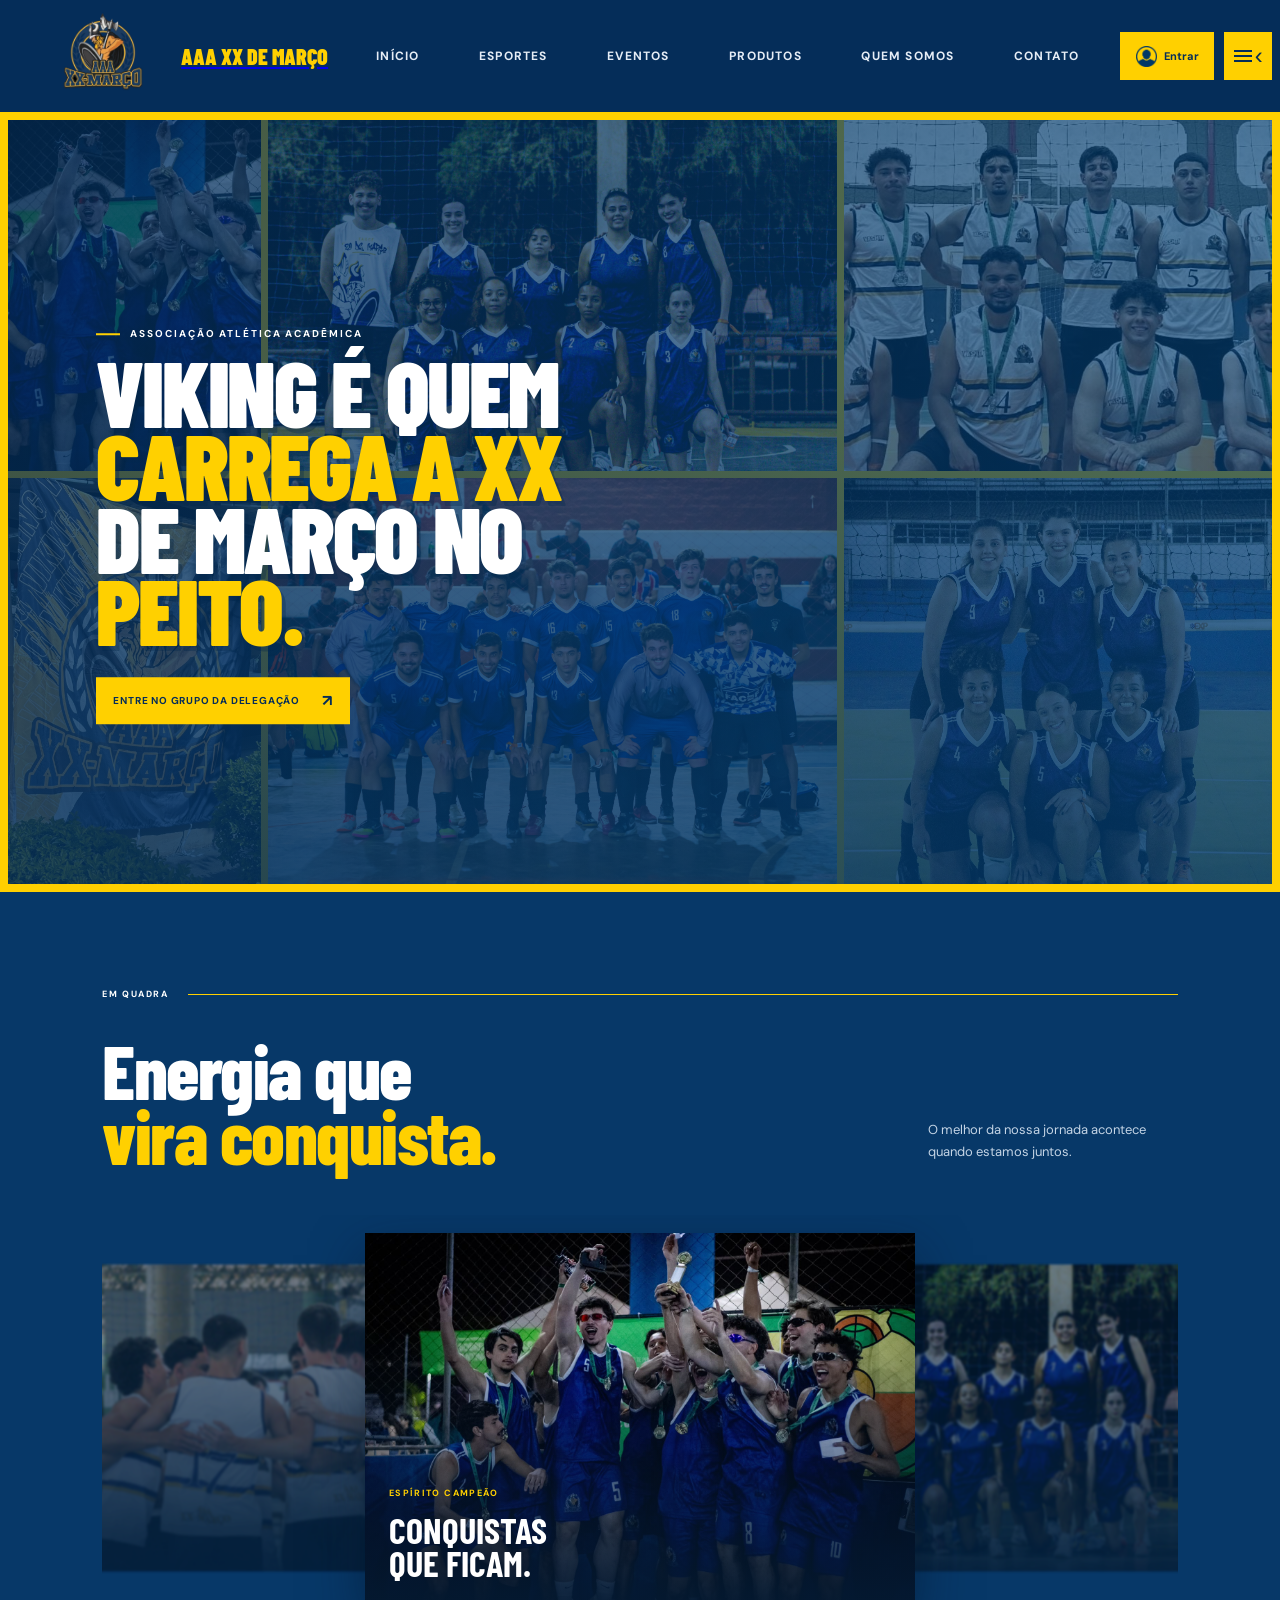
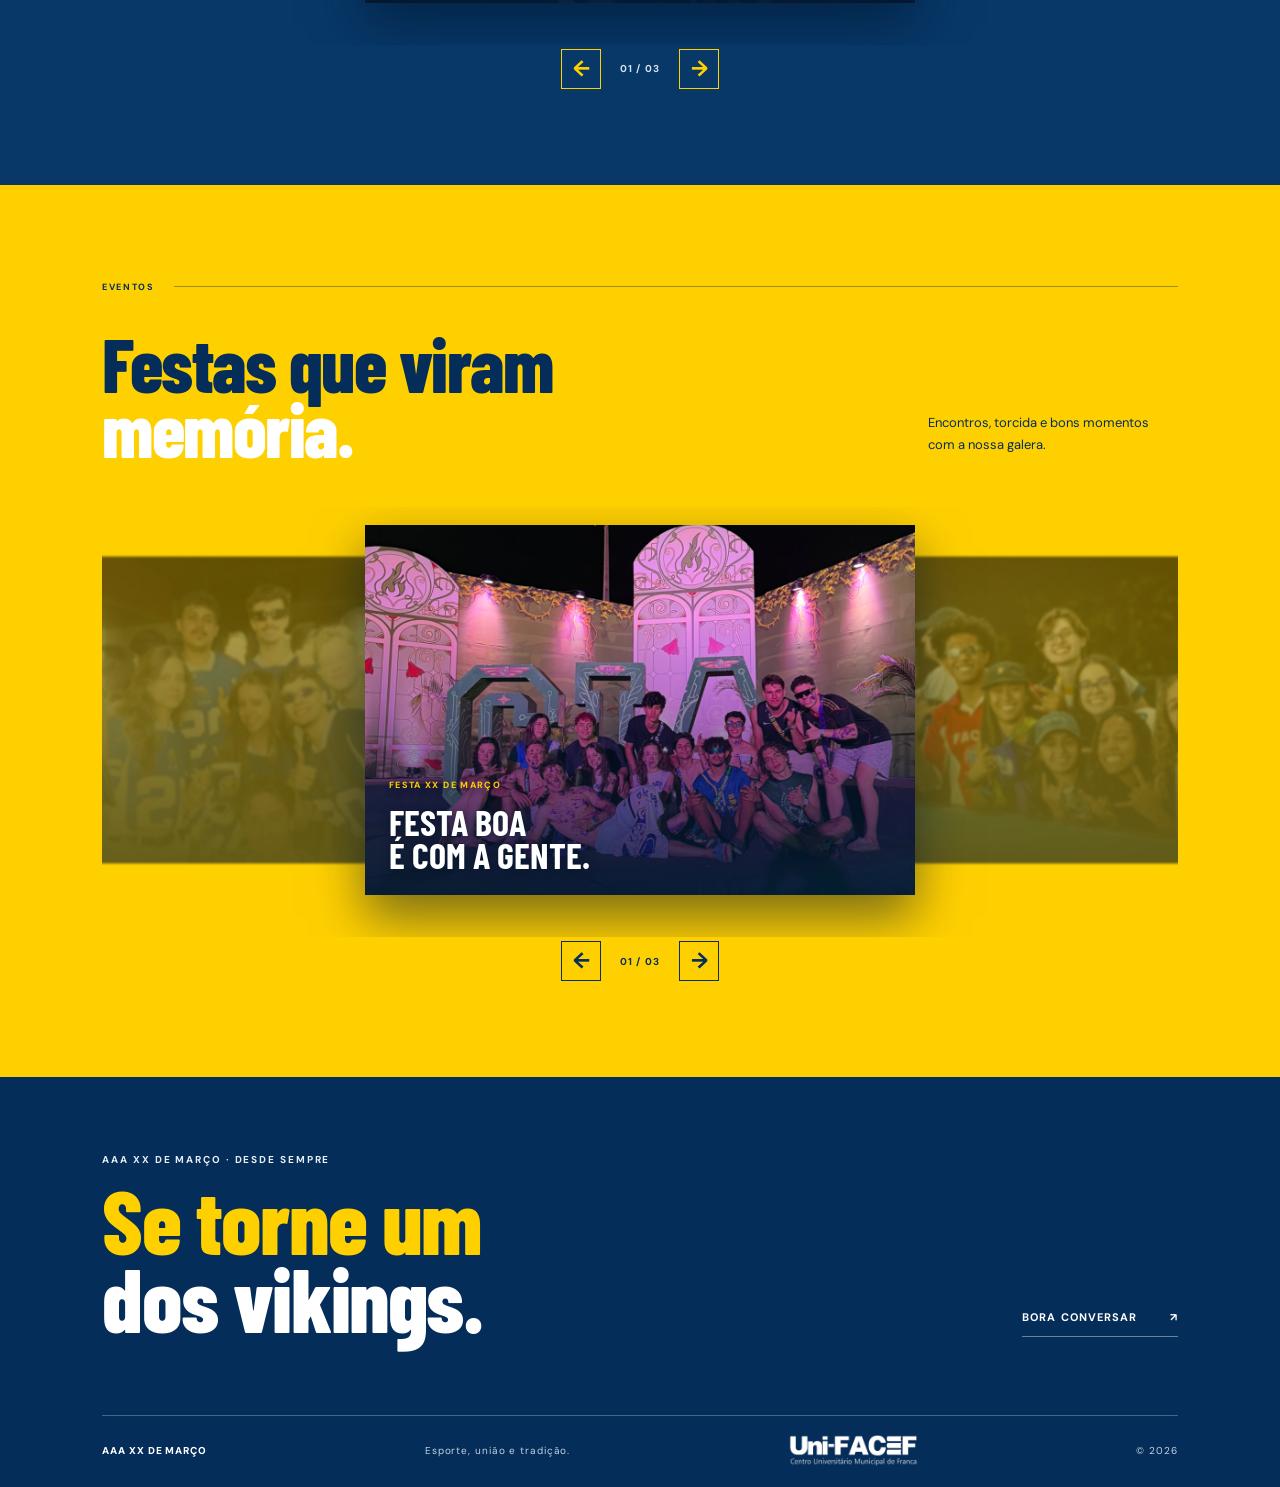
<file: index.html>
<!doctype html>
<html lang="pt-BR">
<head>
  <meta charset="utf-8">
  <meta name="viewport" content="width=device-width, initial-scale=1">
  <meta name="theme-color" content="#06366b">
  <link rel="icon" type="image/png" href="assets/images/escudo.png">
  <meta name="description" content="Associação Atlética Acadêmica XX DE MARÇO — esporte, união e conquistas." />
  <title>AAA XX DE MARÇO | Esporte e tradição</title>
  <link rel="preconnect" href="https://fonts.googleapis.com">
  <link rel="preconnect" href="https://fonts.gstatic.com" crossorigin>
  <link href="https://fonts.googleapis.com/css2?family=Barlow+Condensed:wght@500;600;700;800;900&family=DM+Sans:wght@400;500;600;700&display=swap" rel="stylesheet">
  <link rel="stylesheet" href="styles/styles.css?v=20261112-5">
  <link rel="stylesheet" href="styles/game.css?v=20261112-1">
</head>
<body>
  <div class="site-shell">
    <header class="site-header" id="inicio">
      <a class="brand" href="#inicio" aria-label="AAA XX DE MARÇO — início"><img src="assets/images/escudo.png" alt="Escudo da AAA XX DE MARÇO"><span class="brand-title"><img class="brand-axe" src="assets/images/machado-nav.png" alt="" aria-hidden="true">AAA XX DE MARÇO</span></a>
      <nav class="main-nav" aria-label="Navegação principal">
        <a class="nav-link active" href="#inicio">Início</a>
        <a class="nav-link" href="#em-quadra">Esportes</a>
        <a class="nav-link" href="eventos.html">Eventos</a>
        <a class="nav-link" href="produtos.html">Produtos</a>
        <a class="nav-link" href="quem-somos.html">Quem somos</a>
        <a class="nav-link" href="#contato">Contato</a>
        <img class="nav-axe" src="assets/images/machado-nav.png" alt="" aria-hidden="true">
      </nav>
      <div class="header-actions">
        <button class="login-button" type="button" data-login-button aria-label="Entrar na Área do Atleta">
          <img class="login-icon" src="assets/images/image-removebg-preview%20(1).png" alt="" aria-hidden="true"><span data-login-label>Entrar</span>
        </button>
        <div class="user-greeting" data-user-greeting hidden><img class="login-icon" src="assets/images/image-removebg-preview%20(1).png" alt="" aria-hidden="true"><span data-user-name></span></div>
        <button class="menu-toggle" type="button" aria-label="Abrir menu da conta" aria-expanded="false" aria-controls="account-menu">
          <span class="menu-lines"><i></i><i></i><i></i></span><span class="menu-arrow">‹</span>
        </button>
      </div>
    </header>

    <main>
      <section class="hero" aria-label="Destaques da AAA XX DE MARÇO">
        <div class="photo-grid">
          <figure class="photo photo-one"><img src="assets/images/conquista.jpeg" alt="Atletas comemorando uma conquista"></figure>
          <figure class="photo photo-two"><img src="assets/images/bandeira.jpeg" alt="Bandeira da AAA XX DE MARÇO"></figure>
          <figure class="photo photo-three"><img src="assets/images/time-feminino.jpeg" alt="Equipe feminina reunida na quadra"></figure>
          <figure class="photo photo-four"><img src="assets/images/time-basquete.jpeg" alt="Equipe de basquete com medalhas"></figure>
          <figure class="photo photo-five"><img src="assets/images/equipe-quadra-completa.jpeg" alt="Equipe masculina reunida na quadra"></figure>
          <figure class="photo photo-six"><img src="assets/images/equipe-feminina-volei.jpeg" alt="Equipe feminina de vôlei reunida na quadra"></figure>
        </div>
        <div class="hero-shade"></div>
        <div class="hero-copy"><p class="eyebrow"><span></span> ASSOCIAÇÃO ATLÉTICA ACADÊMICA</p><h1><button class="hero-viking-word" type="button" data-game-open aria-haspopup="dialog" aria-controls="viking-game" aria-label="Abrir jogo do Viking">VIKING</button> É QUEM<br><em>CARREGA A XX</em><br>DE MARÇO NO<br><em>PEITO.</em></h1><div class="hero-actions"><a class="hero-cta" href="https://chat.whatsapp.com/GGvUnVGUspL53viDDeiQgG" target="_blank" rel="noopener noreferrer">Entre no grupo da delegação <b>↗</b></a></div></div>
      </section>

      <section class="events section-wrap" id="em-quadra">
        <div class="section-label"><span>EM QUADRA</span><i></i></div>
        <div class="section-heading"><h2>Energia que<br><em>vira conquista.</em></h2><p>O melhor da nossa jornada acontece quando estamos juntos.</p></div>
        <div class="event-carousel" data-carousel aria-label="Conquistas da equipe">
          <div class="event-cards" role="group" aria-label="Fotos do carrossel">
          <article class="event-card"><img src="assets/images/conquista.jpeg" alt="Comemoração de vitória da equipe"><div class="card-meta"><span>ESPÍRITO CAMPEÃO</span></div><h3>Conquistas<br>que ficam.</h3></article>
          <article class="event-card"><img src="assets/images/time-feminino.jpeg" alt="Equipe feminina em jogo"><div class="card-meta"><span>NA QUADRA</span></div><h3>Jogo, raça<br>e união.</h3></article>
          <article class="event-card"><img src="assets/images/equipe-em-uniao.jpeg" alt="Equipe reunida em um abraço antes do jogo"><div class="card-meta"><span>SEMPRE JUNTOS</span></div><h3>Uma história<br>em movimento.</h3></article>
          </div>
          <div class="carousel-controls">
            <button class="carousel-button" type="button" data-carousel-prev aria-label="Foto anterior">←</button>
            <span class="carousel-status" aria-live="polite">01 / 03</span>
            <button class="carousel-button" type="button" data-carousel-next aria-label="Próxima foto">→</button>
          </div>
        </div>
      </section>

      <section class="events section-wrap event-gatherings" id="eventos">
        <div class="section-label"><span>EVENTOS</span><i></i></div>
        <div class="section-heading"><h2>Festas que viram<br><em>memória.</em></h2><p>Encontros, torcida e bons momentos com a nossa galera.</p></div>
        <div class="event-carousel" data-carousel aria-label="Eventos e festas">
          <div class="event-cards" role="group" aria-label="Fotos do carrossel">
          <article class="event-card party-card"><img src="assets/images/festa-xx-marco.jpeg" alt="Integrantes da XX DE MARÇO em uma festa"><div class="card-meta"><span>FESTA XX DE MARÇO</span></div><h3>Festa boa<br>é com a gente.</h3></article>
          <article class="event-card party-card"><img src="assets/images/festa-torcida.jpeg" alt="Torcida reunida em uma festa"><div class="card-meta"><span>NOSSA GALERA</span></div><h3>Celebrar<br>também é nosso.</h3></article>
          <article class="event-card party-card"><img src="assets/images/evento-galera.jpeg" alt="Integrantes da equipe reunidos em um evento"><div class="card-meta"><span>NOSSO TIME</span></div><h3>Juntos em<br>cada momento.</h3></article>
          </div>
          <div class="carousel-controls">
            <button class="carousel-button" type="button" data-carousel-prev aria-label="Foto anterior">←</button>
            <span class="carousel-status" aria-live="polite">01 / 03</span>
            <button class="carousel-button" type="button" data-carousel-next aria-label="Próxima foto">→</button>
          </div>
        </div>
      </section>

      <section class="contact section-wrap" id="contato">
        <div class="contact-main"><div><p class="eyebrow">AAA XX DE MARÇO · DESDE SEMPRE</p><h2><span class="contact-highlight">Se torne um</span><br><em>dos vikings.</em></h2></div><a href="https://api.whatsapp.com/send/?phone=5516992155604&amp;text=Ol%C3%A1+Sabrina%21+%EF%BF%BD%EF%BF%BD%0ATenho+interesse+em+participar+da+gest%C3%A3o+da+XX+de+Mar%C3%A7o.+&amp;type=phone_number&amp;app_absent=0" class="contact-link" target="_blank" rel="noopener noreferrer">Bora conversar <span>↗</span></a></div>
        <footer class="contact-footer"><a href="#inicio">AAA XX DE MARÇO</a><span>Esporte, união e tradição.</span><a class="partner-link" href="https://www.unifacef.com.br/" target="_blank" rel="noopener noreferrer" aria-label="Visitar o site da Uni-FACEF"><img class="partner-logo" src="assets/images/uni-facef.png" alt="Uni-FACEF — Centro Universitário Municipal de Franca"></a><span>© 2026</span></footer>
      </section>
    </main>
  </div>

  <div class="menu-backdrop" hidden></div>
  <aside class="account-menu" id="account-menu" aria-hidden="true" aria-label="Menu da conta">
    <div class="drawer-top"><span>ÁREA DO ATLETA</span><button class="menu-close" type="button" aria-label="Fechar menu">×</button></div>
    <p class="drawer-title">Tudo em<br><em>um só lugar.</em></p>
    <nav aria-label="Menu da conta"><a href="login.html" data-profile-link data-authenticated-href="#perfil">Perfil<i>↗</i></a><a href="#carrinho">Carrinho<i>↗</i></a><a href="#historico">Histórico<i>↗</i></a><a href="#gestao" data-management-tab hidden>Gestão<i>↗</i></a></nav>
    <div class="drawer-foot"><span>AAA XX DE MARÇO</span><span>JUNTOS SOMOS MAIS.</span></div>
  </aside>
  <dialog class="viking-game" id="viking-game" aria-labelledby="viking-game-title">
    <div class="game-heading"><div><span>DESAFIO DA ATLÉTICA</span><h2 id="viking-game-title">Corrida Viking</h2></div><button class="game-close" type="button" data-game-close aria-label="Fechar jogo">×</button></div>
    <div class="game-stage"><canvas class="game-canvas" data-game-canvas aria-label="Jogo de corrida do Viking"></canvas><div class="game-overlay" data-game-overlay hidden><p data-game-result>Fim de jogo</p><strong data-game-final-score>0000</strong><button type="button" data-game-restart>Jogar novamente <span>↻</span></button></div></div>
    <div class="game-instructions"><span><b>↑</b> pular</span><span><b>↓</b> descer / agachar</span><span>Salte as bolas baixas e agache nas altas</span><span class="touch-instruction">1 toque: pular · 2 toques: descer / agachar</span><span class="keyboard-instruction">Use as setas do teclado</span><span class="game-score" data-game-score>PONTOS&nbsp; 0000</span></div>
  </dialog>
  <script src="scripts/script.js?v=20261112-7"></script>
  <script src="scripts/game.js?v=20261112-1"></script>
</body>
</html>
</file>
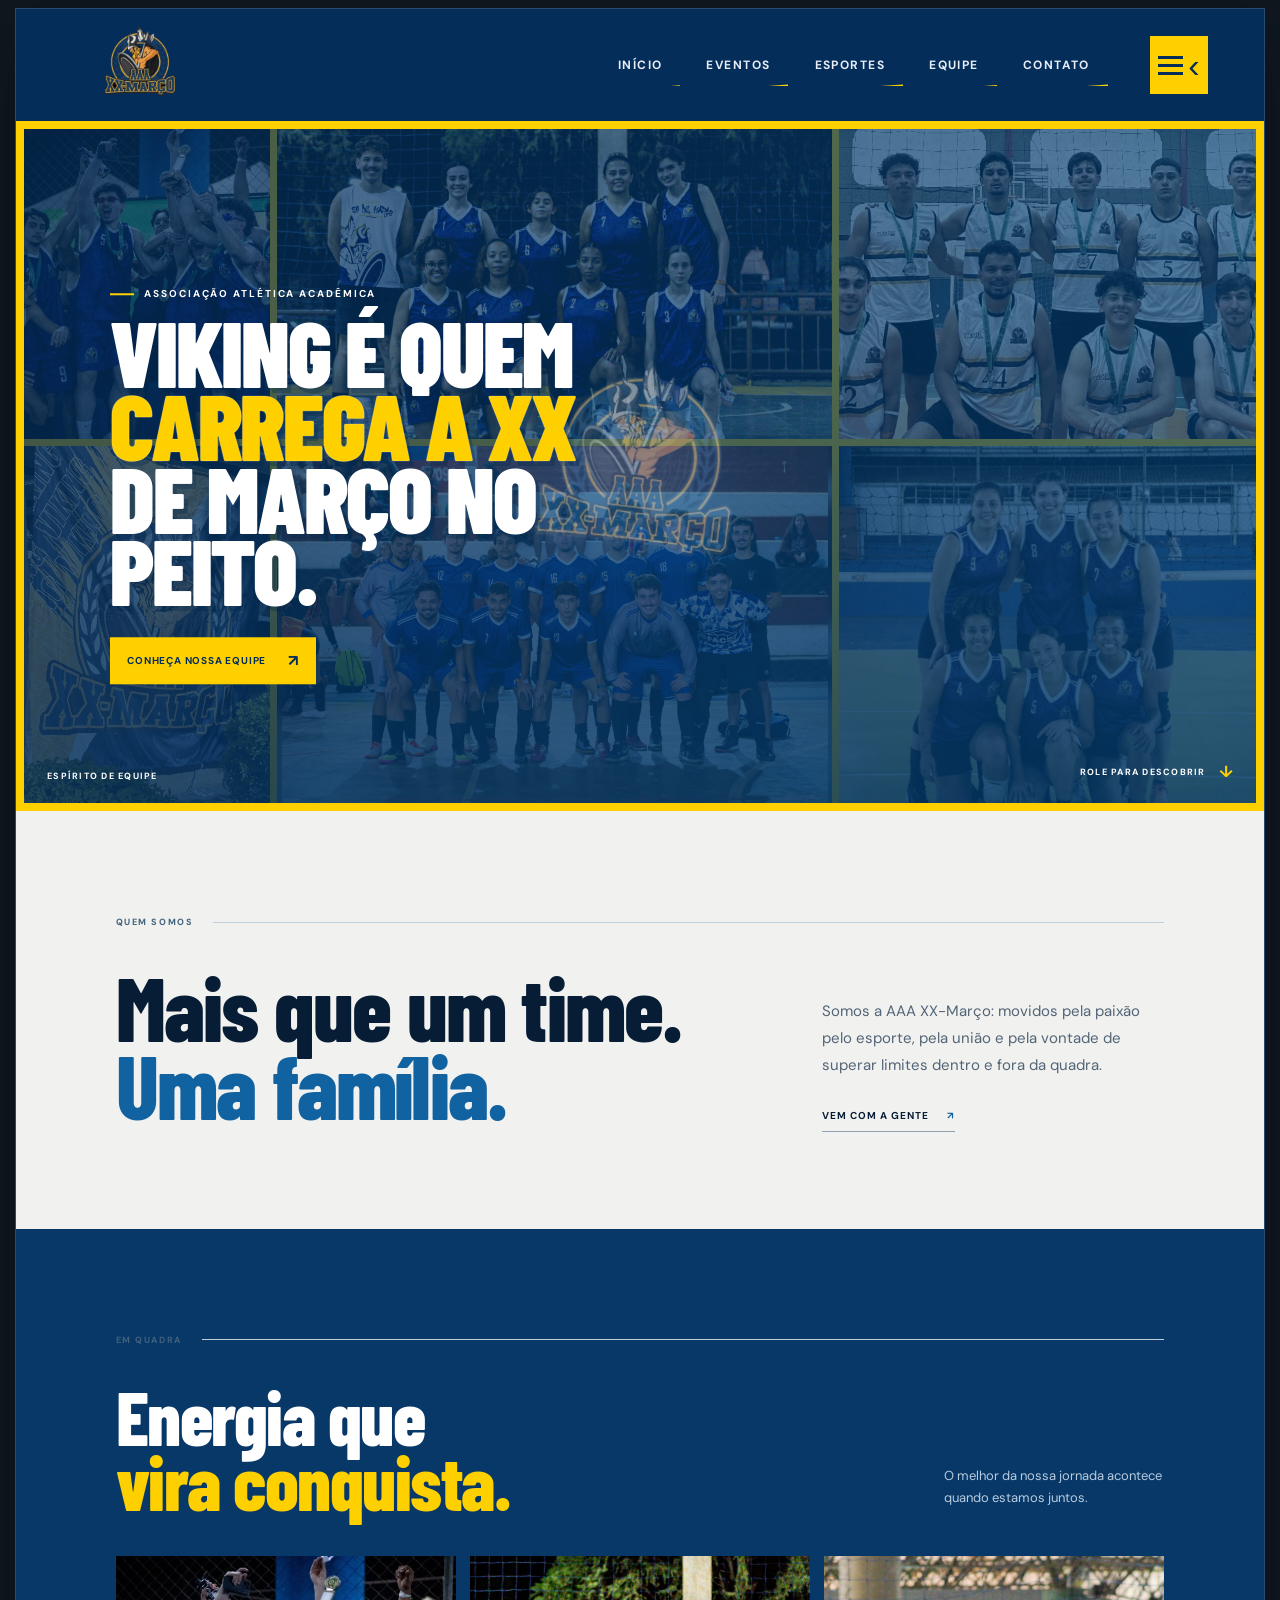
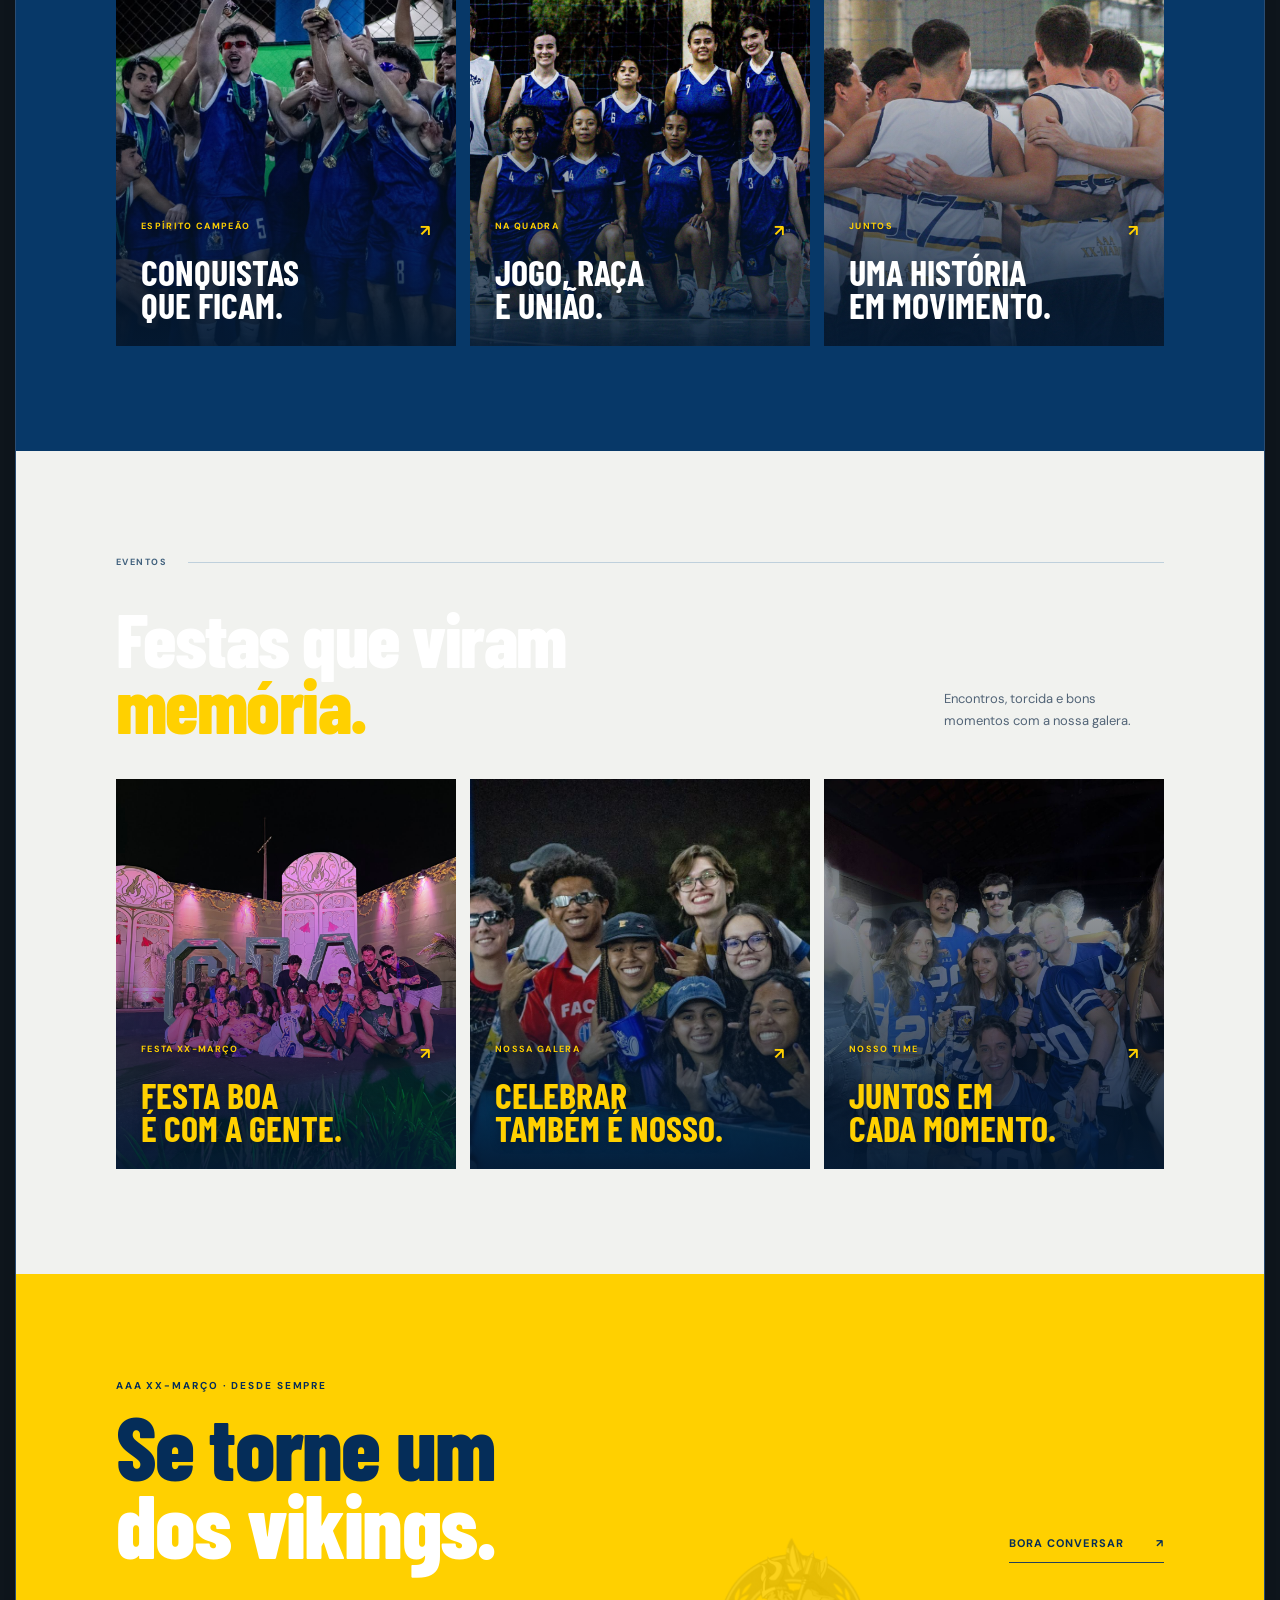
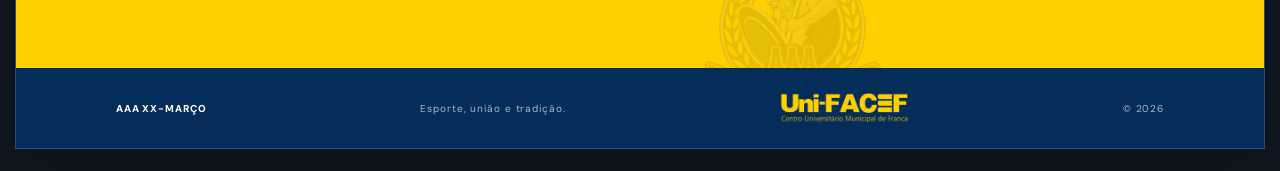
<file: xx-marco-site/index.html>
<!doctype html>
<html lang="pt-BR">

<head>
  <meta charset="utf-8">
  <meta name="viewport" content="width=device-width, initial-scale=1">
  <meta name="theme-color" content="#06366b">
  <meta name="description" content="Associação Atlética Acadêmica XX-Março — esporte, união e conquistas." />
  <title>AAA XX-Março | Esporte e tradição</title>
  <link rel="preconnect" href="https://fonts.googleapis.com">
  <link rel="preconnect" href="https://fonts.gstatic.com" crossorigin>
  <link
    href="https://fonts.googleapis.com/css2?family=Barlow+Condensed:wght@500;600;700;800;900&family=DM+Sans:wght@400;500;600;700&display=swap"
    rel="stylesheet">
  <link rel="stylesheet" href="styles.css">
</head>

<body>
  <div class="site-shell">
    <header class="site-header" id="inicio">
      <a class="brand" href="#inicio" aria-label="AAA XX-Março — início"><img src="assets/escudo.png"
          alt="Escudo da AAA XX-Março"></a>
      <nav class="main-nav" aria-label="Navegação principal">
        <a class="nav-link active" href="#inicio">Início</a>
        <a class="nav-link" href="#eventos">Eventos</a>
        <a class="nav-link" href="#em-quadra">Esportes</a>
        <a class="nav-link" href="#equipe">Equipe</a>
        <a class="nav-link" href="#contato">Contato</a>
      </nav>
      <button class="menu-toggle" type="button" aria-label="Abrir menu da conta" aria-expanded="false"
        aria-controls="account-menu">
        <span class="menu-lines"><i></i><i></i><i></i></span><span class="menu-arrow">‹</span>
      </button>
    </header>

    <main>
      <section class="hero" aria-label="Destaques da AAA XX-Março">
        <div class="photo-grid">
          <figure class="photo photo-one"><img src="assets/conquista.jpeg" alt="Atletas comemorando uma conquista">
          </figure>
          <figure class="photo photo-two"><img src="assets/bandeira.jpeg" alt="Bandeira da AAA XX-Março"></figure>
          <figure class="photo photo-three"><img src="assets/time-feminino.jpeg"
              alt="Equipe feminina reunida na quadra"></figure>
          <figure class="photo photo-four"><img src="assets/time-basquete.jpeg" alt="Equipe de basquete com medalhas">
          </figure>
          <figure class="photo photo-five"><img src="assets/equipe-quadra-completa.jpeg"
              alt="Equipe masculina reunida na quadra"></figure>
          <figure class="photo photo-six"><img src="assets/equipe-feminina-volei.jpeg"
              alt="Equipe feminina de vôlei reunida na quadra"></figure>
        </div>
        <div class="hero-shade"></div>
        <div class="hero-copy">
          <p class="eyebrow"><span></span> ASSOCIAÇÃO ATLÉTICA ACADÊMICA</p>
          <h1>VIKING É QUEM<br><em>CARREGA A XX</em><br>DE MARÇO NO<br>PEITO.</h1><a class="hero-cta"
            href="#equipe">Conheça nossa equipe <b>↗</b></a>
        </div>
        <img class="hero-crest" src="assets/escudo.png" alt="AAA XX-Março">
        <div class="hero-index">ESPÍRITO DE EQUIPE</div>
        <div class="hero-scroll">ROLE PARA DESCOBRIR <span>↓</span></div>
      </section>

      <section class="intro section-wrap" id="equipe">
        <div class="section-label"><span>QUEM SOMOS</span><i></i></div>
        <div class="intro-content">
          <h2>Mais que um time.<br><em>Uma família.</em></h2>
          <div>
            <p>Somos a AAA XX-Março: movidos pela paixão pelo esporte, pela união e pela vontade de superar limites
              dentro e fora da quadra.</p><a class="text-link" href="#contato">Vem com a gente <span>↗</span></a>
          </div>
        </div>
      </section>

      <section class="events section-wrap" id="em-quadra">
        <div class="section-label"><span>EM QUADRA</span><i></i></div>
        <div class="section-heading">
          <h2>Energia que<br><em>vira conquista.</em></h2>
          <p>O melhor da nossa jornada acontece quando estamos juntos.</p>
        </div>
        <div class="event-cards">
          <article class="event-card"><img src="assets/conquista.jpeg" alt="Comemoração de vitória da equipe">
            <div class="card-meta"><span>ESPÍRITO CAMPEÃO</span><b>↗</b></div>
            <h3>Conquistas<br>que ficam.</h3>
          </article>
          <article class="event-card"><img src="assets/time-feminino.jpeg" alt="Equipe feminina em jogo">
            <div class="card-meta"><span>NA QUADRA</span><b>↗</b></div>
            <h3>Jogo, raça<br>e união.</h3>
          </article>
          <article class="event-card"><img src="assets/equipe-em-uniao.jpeg"
              alt="Equipe reunida em um abraço antes do jogo">
            <div class="card-meta"><span>JUNTOS</span><b>↗</b></div>
            <h3>Uma história<br>em movimento.</h3>
          </article>
        </div>
      </section>

      <section class="events section-wrap event-gatherings" id="eventos">
        <div class="section-label"><span>EVENTOS</span><i></i></div>
        <div class="section-heading">
          <h2>Festas que viram<br><em>memória.</em></h2>
          <p>Encontros, torcida e bons momentos com a nossa galera.</p>
        </div>
        <div class="event-cards">
          <article class="event-card party-card"><img src="assets/festa-xx-marco.jpeg"
              alt="Integrantes da XX-Março em uma festa">
            <div class="card-meta"><span>FESTA XX-MARÇO</span><b>↗</b></div>
            <h3>Festa boa<br>é com a gente.</h3>
          </article>
          <article class="event-card party-card"><img src="assets/festa-torcida.jpeg"
              alt="Torcida reunida em uma festa">
            <div class="card-meta"><span>NOSSA GALERA</span><b>↗</b></div>
            <h3>Celebrar<br>também é nosso.</h3>
          </article>
          <article class="event-card party-card"><img src="assets/evento-galera.jpeg"
              alt="Integrantes da equipe reunidos em um evento">
            <div class="card-meta"><span>NOSSO TIME</span><b>↗</b></div>
            <h3>Juntos em<br>cada momento.</h3>
          </article>
        </div>
      </section>

      <section class="contact section-wrap" id="contato">
        <div>
          <p class="eyebrow">AAA XX-MARÇO · DESDE SEMPRE</p>
          <h2>Se torne um<br><em>dos vikings.</em></h2>
        </div><a href="mailto:contato@xxmarco.com.br" class="contact-link">Bora conversar <span>↗</span></a><img
          src="assets/escudo.png" alt="" aria-hidden="true">
      </section>
    </main>
    <footer><a href="#inicio">AAA XX-MARÇO</a><span>Esporte, união e tradição.</span><img class="partner-logo"
        src="assets/uni-facef.png" alt="Uni-FACEF — Centro Universitário Municipal de Franca"><span>© 2026</span>
    </footer>
  </div>

  <div class="menu-backdrop" hidden></div>
  <aside class="account-menu" id="account-menu" aria-hidden="true" aria-label="Menu da conta">
    <div class="drawer-top"><span>ÁREA DO ATLETA</span><button class="menu-close" type="button"
        aria-label="Fechar menu">×</button></div>
    <p class="drawer-title">Tudo em<br><em>um só lugar.</em></p>
    <nav aria-label="Menu da conta"><a href="#perfil">Perfil<i>↗</i></a><a href="#carrinho">Carrinho<i>↗</i></a><a
        href="#historico">Histórico<i>↗</i></a></nav>
    <div class="drawer-foot"><span>AAA XX-MARÇO</span><span>JUNTOS SOMOS MAIS.</span></div>
  </aside>
  <script src="script.js"></script>
</body>

</html>
</file>
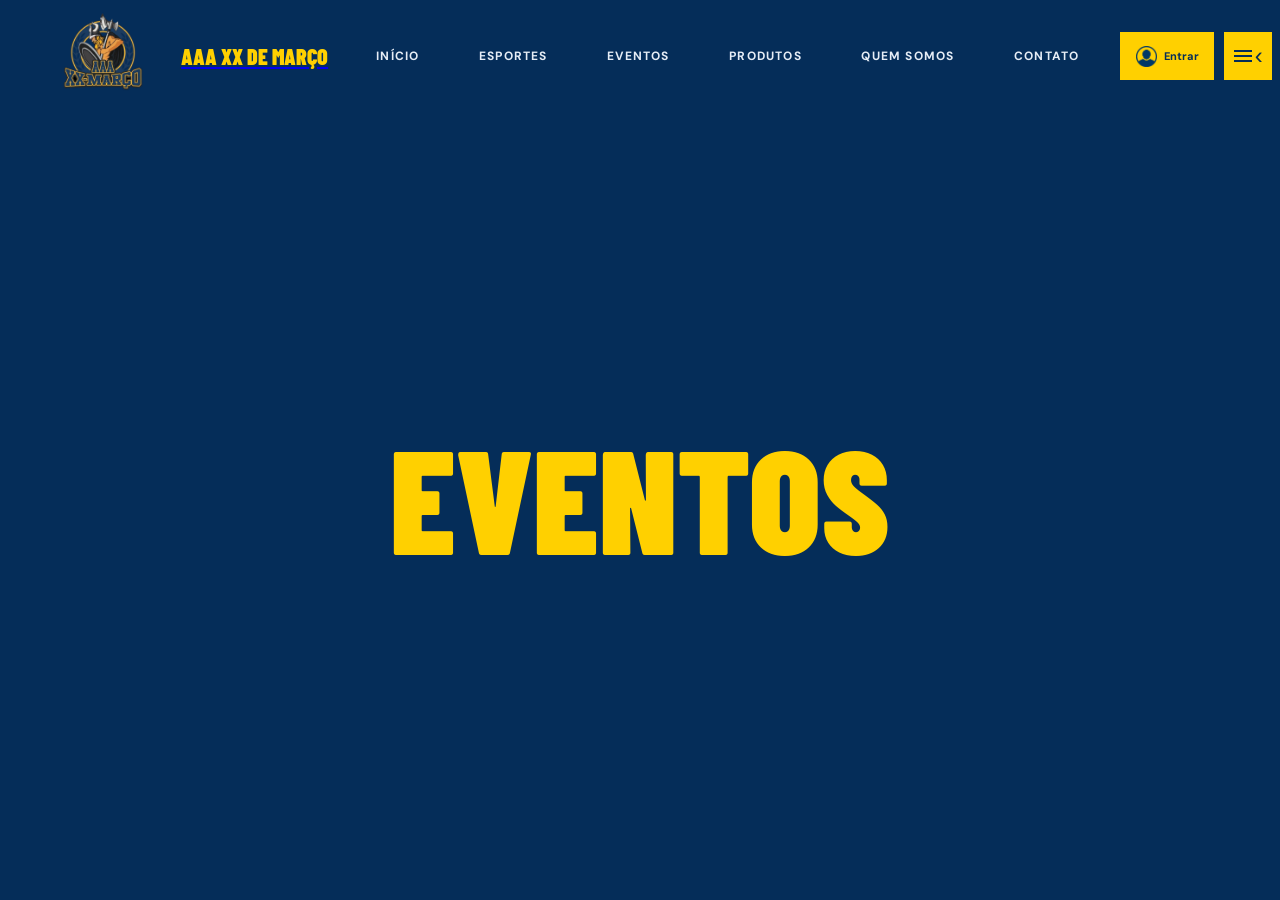
<file: eventos.html>
<!doctype html>
<html lang="pt-BR">
<head>
  <meta charset="utf-8">
  <meta name="viewport" content="width=device-width, initial-scale=1">
  <meta name="theme-color" content="#052d59">
  <link rel="icon" type="image/png" href="assets/images/escudo.png">
  <title>Eventos | AAA XX DE MARÇO</title>
  <link rel="preconnect" href="https://fonts.googleapis.com">
  <link rel="preconnect" href="https://fonts.gstatic.com" crossorigin>
  <link href="https://fonts.googleapis.com/css2?family=Barlow+Condensed:wght@500;600;700;800;900&family=DM+Sans:wght@400;500;600;700&display=swap" rel="stylesheet">
  <link rel="stylesheet" href="styles/styles.css">
</head>
<body>
  <div class="site-shell">
    <header class="site-header">
      <a class="brand" href="index.html#inicio" aria-label="AAA XX DE MARÇO — início"><img src="assets/images/escudo.png" alt="Escudo da AAA XX DE MARÇO"><span class="brand-title"><img class="brand-axe" src="assets/images/machado-nav.png" alt="" aria-hidden="true">AAA XX DE MARÇO</span></a>
      <nav class="main-nav" aria-label="Navegação principal">
        <a class="nav-link" href="index.html#inicio">Início</a>
        <a class="nav-link" href="index.html#em-quadra">Esportes</a>
        <a class="nav-link active" href="eventos.html">Eventos</a>
        <a class="nav-link" href="produtos.html">Produtos</a>
        <a class="nav-link" href="quem-somos.html">Quem somos</a>
        <a class="nav-link" href="index.html#contato">Contato</a>
        <img class="nav-axe" src="assets/images/machado-nav.png" alt="" aria-hidden="true">
      </nav>
      <div class="header-actions">
        <button class="login-button" type="button" data-login-button aria-label="Entrar na Área do Atleta"><img class="login-icon" src="assets/images/image-removebg-preview%20(1).png" alt="" aria-hidden="true"><span data-login-label>Entrar</span></button>
        <div class="user-greeting" data-user-greeting hidden><img class="login-icon" src="assets/images/image-removebg-preview%20(1).png" alt="" aria-hidden="true"><span data-user-name></span></div>
        <button class="menu-toggle" type="button" aria-label="Abrir menu da conta" aria-expanded="false" aria-controls="account-menu"><span class="menu-lines"><i></i><i></i><i></i></span><span class="menu-arrow">‹</span></button>
      </div>
    </header>
    <main class="placeholder-page"><h1>Eventos</h1></main>
  </div>
  <div class="menu-backdrop" hidden></div>
  <aside class="account-menu" id="account-menu" aria-hidden="true" aria-label="Menu da conta">
    <div class="drawer-top"><span>ÁREA DO ATLETA</span><button class="menu-close" type="button" aria-label="Fechar menu">×</button></div>
    <p class="drawer-title">Tudo em<br><em>um só lugar.</em></p>
    <nav aria-label="Menu da conta"><a href="login.html" data-profile-link data-authenticated-href="index.html#perfil">Perfil<i>↗</i></a><a href="index.html#carrinho">Carrinho<i>↗</i></a><a href="index.html#historico">Histórico<i>↗</i></a><a href="index.html#gestao" data-management-tab hidden>Gestão<i>↗</i></a></nav>
    <div class="drawer-foot"><span>AAA XX DE MARÇO</span><span>JUNTOS SOMOS MAIS.</span></div>
  </aside>
  <script src="scripts/script.js"></script>
</body>
</html>
</file>
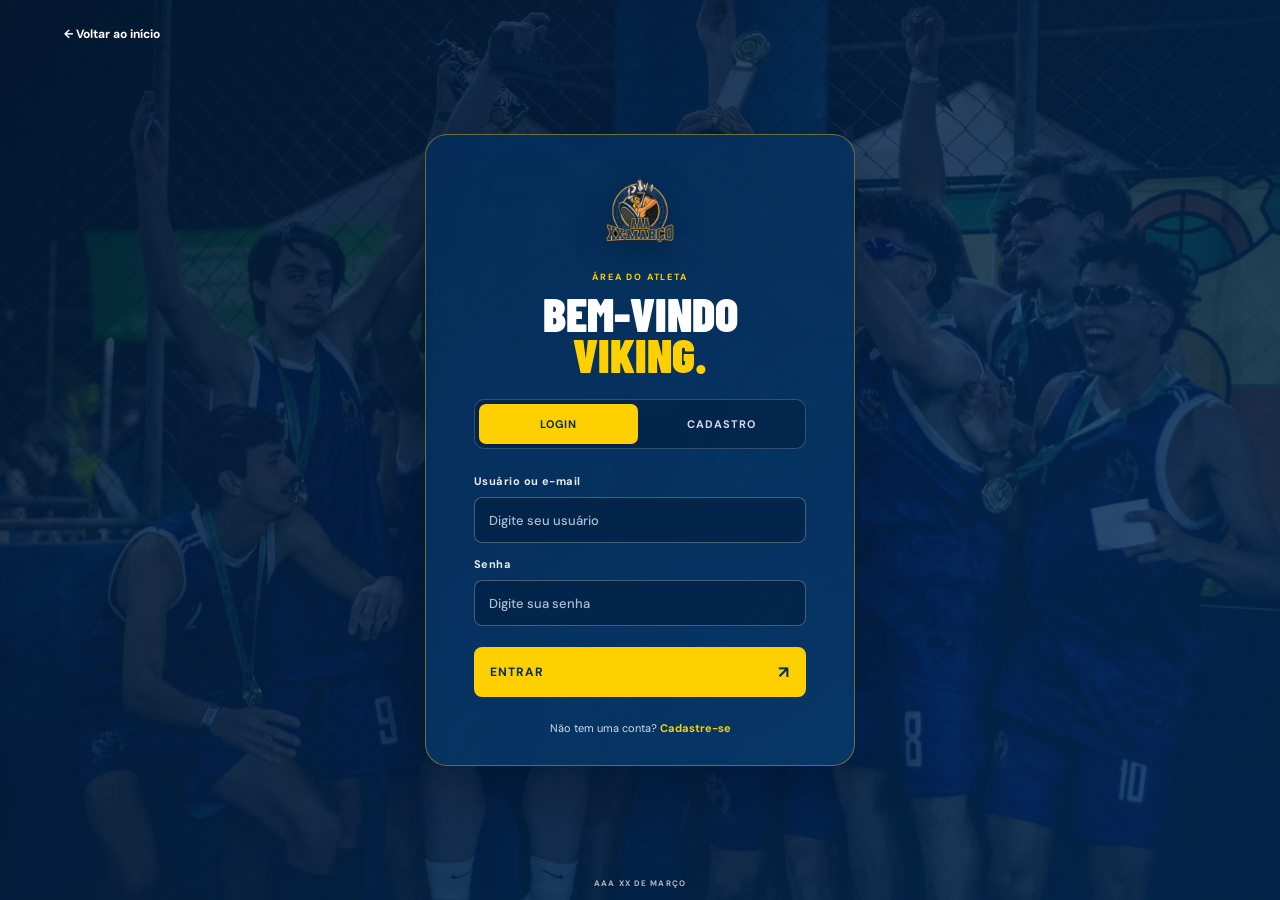
<file: login.html>
<!doctype html>
<html lang="pt-BR">
<head>
  <meta charset="utf-8">
  <meta name="viewport" content="width=device-width, initial-scale=1">
  <meta name="theme-color" content="#052d59">
  <link rel="icon" type="image/png" href="assets/images/escudo.png">
  <title>Entrar | AAA XX DE MARÇO</title>
  <link rel="preconnect" href="https://fonts.googleapis.com">
  <link rel="preconnect" href="https://fonts.gstatic.com" crossorigin>
  <link href="https://fonts.googleapis.com/css2?family=Barlow+Condensed:wght@500;600;700;800;900&family=DM+Sans:wght@400;500;600;700&display=swap" rel="stylesheet">
  <link rel="stylesheet" href="styles/styles.css">
</head>
<body class="login-page">
  <main class="auth-screen">
    <div class="auth-photo-layer auth-photo-a is-active" aria-hidden="true"></div>
    <div class="auth-photo-layer auth-photo-b" aria-hidden="true"></div>
    <a class="auth-back" href="index.html">← Voltar ao início</a>
    <section class="auth-panel" aria-label="Acesso à Área do Atleta">
      <img class="auth-logo" src="assets/images/escudo.png" alt="Escudo da AAA XX DE MARÇO">
      <p class="auth-eyebrow">ÁREA DO ATLETA</p>
      <h1>Bem-vindo<br><em>viking.</em></h1>
      <div class="auth-tabs" role="tablist" aria-label="Acesso à Área do Atleta">
        <button class="auth-tab is-active" id="login-tab" type="button" role="tab" aria-selected="true" aria-controls="login-form" data-auth-tab="login">Login</button>
        <button class="auth-tab" id="register-tab" type="button" role="tab" aria-selected="false" aria-controls="register-form" data-auth-tab="register" tabindex="-1">Cadastro</button>
      </div>

      <form class="auth-form" id="login-form" role="tabpanel" aria-labelledby="login-tab" data-auth-panel="login">
        <label for="login-user">Usuário ou e-mail</label>
        <input id="login-user" name="username" type="text" autocomplete="username" placeholder="Digite seu usuário" required>
        <label for="login-password">Senha</label>
        <input id="login-password" name="password" type="password" autocomplete="current-password" placeholder="Digite sua senha" required>
        <button class="auth-submit" type="submit">Entrar <span>↗</span></button>
        <p class="auth-message" id="login-message" role="status" aria-live="polite"></p>
        <p class="auth-prompt">Não tem uma conta? <button type="button" data-open-register>Cadastre-se</button></p>
      </form>

      <div class="auth-register-panel" id="register-panel" role="tabpanel" aria-labelledby="register-tab" data-auth-panel="register" hidden>
      <form class="auth-form auth-register" id="register-form">
        <h2>Crie sua conta</h2>
        <label for="register-name">Nome completo</label>
        <input id="register-name" name="name" type="text" autocomplete="name" placeholder="Seu nome" required>
        <label for="register-email">E-mail</label>
        <input id="register-email" name="email" type="email" autocomplete="email" placeholder="voce@email.com" required>
        <label for="register-password">Senha</label>
        <input id="register-password" name="password" type="password" autocomplete="new-password" placeholder="Crie uma senha" required>
        <button class="auth-submit" type="submit">Criar cadastro <span>↗</span></button>
        <p class="auth-message" id="register-message" role="status" aria-live="polite"></p>
      </form>
      <section class="auth-verification" id="verification-panel" aria-labelledby="verification-title" hidden>
        <div class="verification-icon" aria-hidden="true">✉</div>
        <h2 id="verification-title">Verifique seu e-mail</h2>
        <p>Digite o código de verificação para <strong id="verification-email"></strong>.</p>
        <form class="auth-form" id="verification-form">
          <label for="verification-code">Código de verificação</label>
          <input id="verification-code" name="code" type="text" inputmode="numeric" autocomplete="one-time-code" pattern="[0-9]{6}" maxlength="6" placeholder="000000" required>
          <button class="auth-submit" type="submit">Confirmar código <span>↗</span></button>
          <p class="auth-message" id="verification-message" role="status" aria-live="polite"></p>
        </form>
        <button class="verification-resend" id="resend-code" type="button">Reenviar código</button>
        <p class="verification-note">O envio real será ativado ao conectar o serviço de autenticação.</p>
      </section>
      </div>
      <div class="auth-success" id="registration-success" role="status" aria-live="polite" hidden>
        <img src="assets/images/machado-nav.png" alt="" aria-hidden="true">
        <span>Cadastrado com sucesso!</span>
        <img src="assets/images/machado-nav.png" alt="" aria-hidden="true">
      </div>
    </section>
    <p class="auth-footer">AAA XX DE MARÇO</p>
  </main>
  <script src="scripts/login.js"></script>
</body>
</html>
</file>
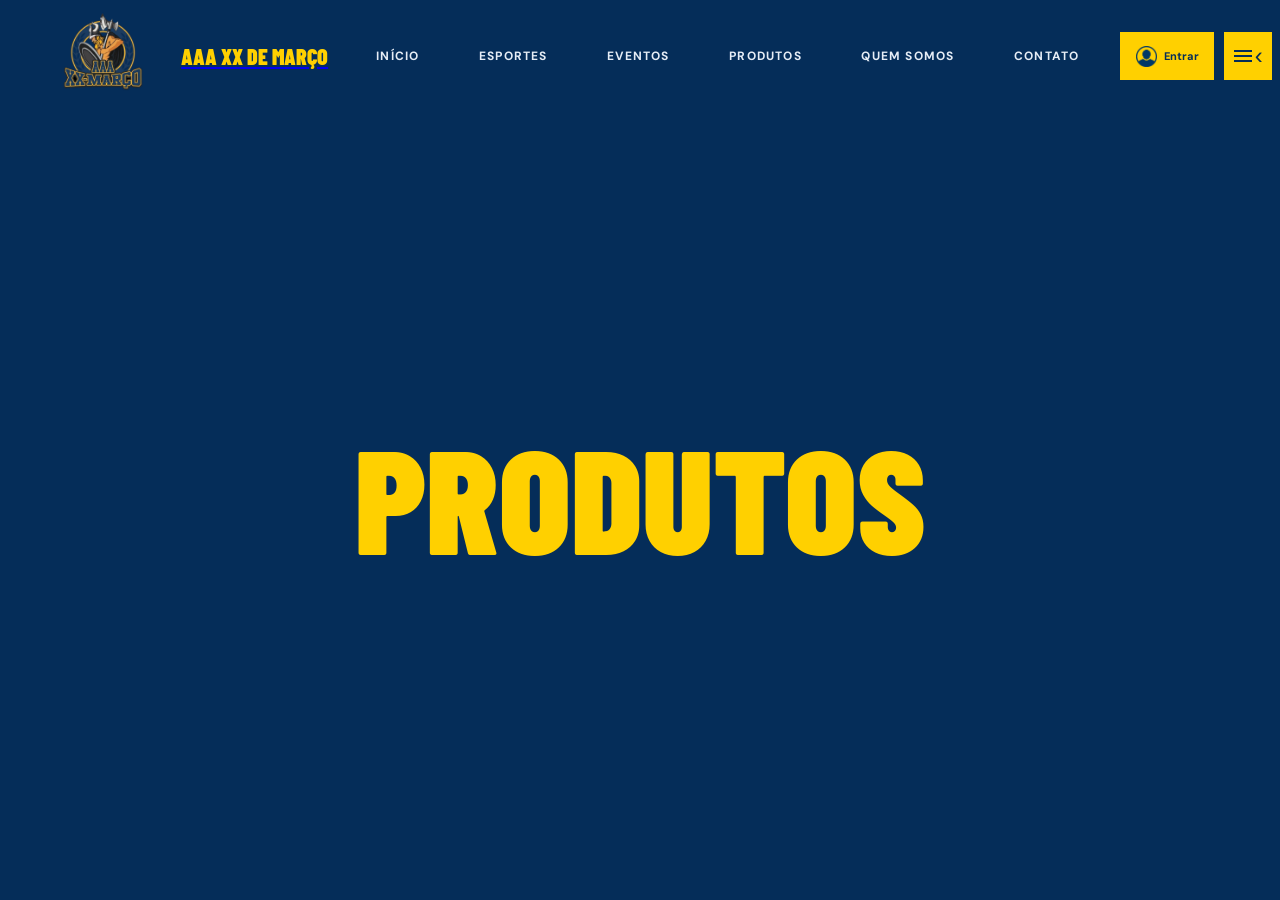
<file: produtos.html>
<!doctype html>
<html lang="pt-BR">
<head>
  <meta charset="utf-8">
  <meta name="viewport" content="width=device-width, initial-scale=1">
  <meta name="theme-color" content="#052d59">
  <link rel="icon" type="image/png" href="assets/images/escudo.png">
  <title>Produtos | AAA XX DE MARÇO</title>
  <link rel="preconnect" href="https://fonts.googleapis.com">
  <link rel="preconnect" href="https://fonts.gstatic.com" crossorigin>
  <link href="https://fonts.googleapis.com/css2?family=Barlow+Condensed:wght@500;600;700;800;900&family=DM+Sans:wght@400;500;600;700&display=swap" rel="stylesheet">
  <link rel="stylesheet" href="styles/styles.css">
</head>
<body>
  <div class="site-shell">
    <header class="site-header">
      <a class="brand" href="index.html#inicio" aria-label="AAA XX DE MARÇO — início"><img src="assets/images/escudo.png" alt="Escudo da AAA XX DE MARÇO"><span class="brand-title"><img class="brand-axe" src="assets/images/machado-nav.png" alt="" aria-hidden="true">AAA XX DE MARÇO</span></a>
      <nav class="main-nav" aria-label="Navegação principal">
        <a class="nav-link" href="index.html#inicio">Início</a>
        <a class="nav-link" href="index.html#em-quadra">Esportes</a>
        <a class="nav-link" href="eventos.html">Eventos</a>
        <a class="nav-link" href="produtos.html">Produtos</a>
        <a class="nav-link" href="quem-somos.html">Quem somos</a>
        <a class="nav-link" href="index.html#contato">Contato</a>
        <img class="nav-axe" src="assets/images/machado-nav.png" alt="" aria-hidden="true">
      </nav>
      <div class="header-actions">
        <button class="login-button" type="button" data-login-button aria-label="Entrar na Área do Atleta"><img class="login-icon" src="assets/images/image-removebg-preview%20(1).png" alt="" aria-hidden="true"><span data-login-label>Entrar</span></button>
        <div class="user-greeting" data-user-greeting hidden><img class="login-icon" src="assets/images/image-removebg-preview%20(1).png" alt="" aria-hidden="true"><span data-user-name></span></div>
        <button class="menu-toggle" type="button" aria-label="Abrir menu da conta" aria-expanded="false" aria-controls="account-menu"><span class="menu-lines"><i></i><i></i><i></i></span><span class="menu-arrow">‹</span></button>
      </div>
    </header>
    <main class="placeholder-page"><h1>Produtos</h1></main>
  </div>
  <div class="menu-backdrop" hidden></div>
  <aside class="account-menu" id="account-menu" aria-hidden="true" aria-label="Menu da conta">
    <div class="drawer-top"><span>ÁREA DO ATLETA</span><button class="menu-close" type="button" aria-label="Fechar menu">×</button></div>
    <p class="drawer-title">Tudo em<br><em>um só lugar.</em></p>
    <nav aria-label="Menu da conta"><a href="login.html" data-profile-link data-authenticated-href="index.html#perfil">Perfil<i>↗</i></a><a href="index.html#carrinho">Carrinho<i>↗</i></a><a href="index.html#historico">Histórico<i>↗</i></a><a href="index.html#gestao" data-management-tab hidden>Gestão<i>↗</i></a></nav>
    <div class="drawer-foot"><span>AAA XX DE MARÇO</span><span>JUNTOS SOMOS MAIS.</span></div>
  </aside>
  <script src="scripts/script.js"></script>
</body>
</html>
</file>
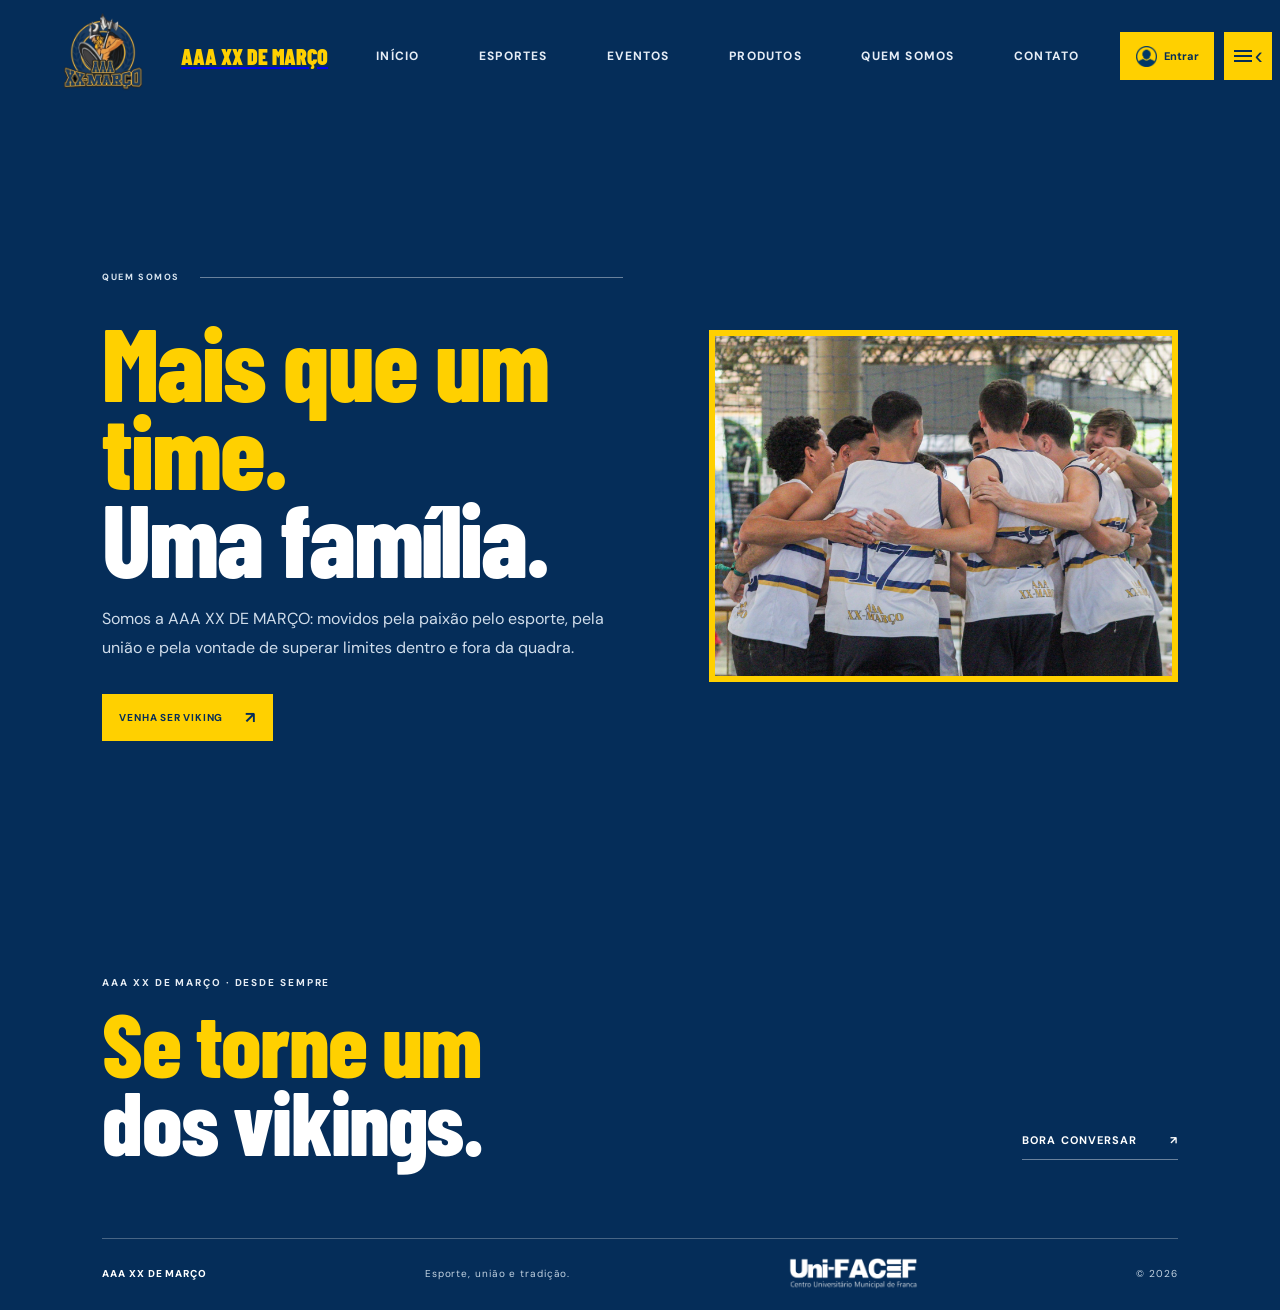
<file: quem-somos.html>
<!doctype html>
<html lang="pt-BR">
<head>
  <meta charset="utf-8">
  <meta name="viewport" content="width=device-width, initial-scale=1">
  <meta name="theme-color" content="#052d59">
  <link rel="icon" type="image/png" href="assets/images/escudo.png">
  <meta name="description" content="Conheça a AAA XX DE MARÇO: uma família movida pelo esporte, pela união e pela vontade de superar limites.">
  <title>Quem Somos | AAA XX DE MARÇO</title>
  <link rel="preconnect" href="https://fonts.googleapis.com">
  <link rel="preconnect" href="https://fonts.gstatic.com" crossorigin>
  <link href="https://fonts.googleapis.com/css2?family=Barlow+Condensed:wght@500;600;700;800;900&family=DM+Sans:wght@400;500;600;700&display=swap" rel="stylesheet">
  <link rel="stylesheet" href="styles/styles.css">
</head>
<body>
  <div class="site-shell">
    <header class="site-header">
      <a class="brand" href="index.html#inicio" aria-label="AAA XX DE MARÇO — início"><img src="assets/images/escudo.png" alt="Escudo da AAA XX DE MARÇO"><span class="brand-title"><img class="brand-axe" src="assets/images/machado-nav.png" alt="" aria-hidden="true">AAA XX DE MARÇO</span></a>
      <nav class="main-nav" aria-label="Navegação principal">
        <a class="nav-link" href="index.html#inicio">Início</a>
        <a class="nav-link" href="index.html#em-quadra">Esportes</a>
        <a class="nav-link" href="eventos.html">Eventos</a>
        <a class="nav-link" href="produtos.html">Produtos</a>
        <a class="nav-link active" href="#quem-somos">Quem somos</a>
        <a class="nav-link" href="index.html#contato">Contato</a>
        <img class="nav-axe" src="assets/images/machado-nav.png" alt="" aria-hidden="true">
      </nav>
      <div class="header-actions">
        <button class="login-button" type="button" data-login-button aria-label="Entrar na Área do Atleta">
          <img class="login-icon" src="assets/images/image-removebg-preview%20(1).png" alt="" aria-hidden="true"><span data-login-label>Entrar</span>
        </button>
        <div class="user-greeting" data-user-greeting hidden><img class="login-icon" src="assets/images/image-removebg-preview%20(1).png" alt="" aria-hidden="true"><span data-user-name></span></div>
        <button class="menu-toggle" type="button" aria-label="Abrir menu da conta" aria-expanded="false" aria-controls="account-menu">
          <span class="menu-lines"><i></i><i></i><i></i></span><span class="menu-arrow">‹</span>
        </button>
      </div>
    </header>

    <main>
      <section class="about-page" id="quem-somos">
        <div class="about-copy">
          <div class="section-label"><span>QUEM SOMOS</span><i></i></div>
          <h1><span>Mais que um time.</span><br><em>Uma família.</em></h1>
          <p>Somos a AAA XX DE MARÇO: movidos pela paixão pelo esporte, pela união e pela vontade de superar limites dentro e fora da quadra.</p>
          <a class="hero-cta" href="https://chat.whatsapp.com/GGvUnVGUspL53viDDeiQgG" target="_blank" rel="noopener noreferrer">Venha ser viking <b>↗</b></a>
        </div>
        <figure class="about-image"><img src="assets/images/equipe-em-uniao.jpeg" alt="Atletas da XX DE MARÇO reunidos em um abraço antes do jogo"></figure>
      </section>

      <section class="team-section" id="equipe" hidden>
        <div class="team-heading"><div class="section-label"><span>QUEM FAZ A XX DE MARÇO</span><i></i></div><h2>Nossa<br><em>equipe.</em></h2></div>
                <section class="team-category">
          <div class="team-category-heading"><h3>Diretoria Geral</h3><p>Presidência e Diretoria Geral</p></div>
          <div class="team-grid" aria-label="Diretoria Geral">
<article class="team-card team-card-polaroid team-card-gui">
            <figure class="team-photo"><img src="assets/images/WhatsApp Image 2026-11-11 at 14.50.43.jpeg" alt="Gui Borges em uma festa da XX DE MARÇO"></figure>
            <div class="team-info"><h3>Gui Borges</h3><p>Presidente</p><span class="team-motto">“Viciado em noite”</span></div>
          </article>
<article class="team-card team-card-polaroid team-card-sarah">
            <figure class="team-photo"><img src="assets/images/codex-clipboard-9eb45be6-1006-40fb-b814-b5a744802441.png" alt="Sarah Costa sorrindo em um evento"></figure>
            <div class="team-info"><h3>Sarah Costa</h3><p>Presidente</p><span class="team-motto">“Pior que agiota”</span></div>
          </article>
<article class="team-card team-card-polaroid team-card-sabrina">
            <figure class="team-photo"><img src="assets/images/codex-clipboard-a2bfa75b-9ffd-4e72-af7c-e32944a0817e.png" alt="Sabrina Costa durante um evento"></figure>
            <div class="team-info"><h3>Sabrina Costa</h3><p>Diretora Geral</p><span class="team-motto">“Resenhuda”</span></div>
          </article>
          </div>
        </section>
        <section class="team-category">
          <div class="team-category-heading"><h3>Gestão</h3><p>Financeiro · Eventos · Marketing</p></div>
          <div class="team-grid" aria-label="Gestão">
<article class="team-card team-card-polaroid team-card-giulia">
            <figure class="team-photo"><img src="assets/images/codex-clipboard-54672469-f58f-4552-b4ab-79b9658f658a.png" alt="Giulia em um evento"></figure>
            <div class="team-info"><h3>Giulia</h3><p>Financeiro</p><span class="team-motto">“Sarah falou, chuva parou”</span></div>
          </article>
<article class="team-card team-card-polaroid team-card-ana-laura">
            <figure class="team-photo"><img src="assets/images/codex-clipboard-e870cc4b-0885-4c12-8df7-809640a1fc48.png" alt="Ana Laura em um evento"></figure>
            <div class="team-info"><h3>Ana Laura</h3><p>Eventos/Marketing</p><span class="team-motto">“Sra Eventos”</span></div>
          </article>
          </div>
        </section>
        <section class="team-category">
          <div class="team-category-heading"><h3>Diretoria Esportiva</h3><p>Basquete · Futebol · Feminino</p></div>
          <div class="team-grid" aria-label="Diretoria Esportiva">
<article class="team-card team-card-polaroid team-card-victor">
            <figure class="team-photo"><img src="assets/images/codex-clipboard-409e2c32-b4c8-4761-8661-5fd61cfe5083.png" alt="Victor em uniforme da XX DE MARÇO"></figure>
            <div class="team-info"><h3>Victor</h3><p>Diretor Esportivo - Basquete</p><span class="team-motto">“Lindo, alto, chucro e indiferente”</span></div>
          </article>
<article class="team-card team-card-polaroid team-card-rodolfo">
            <figure class="team-photo"><img src="assets/images/codex-clipboard-cc268fba-bc1f-4edf-9b22-2ee8a6fdff23.png" alt="Rodolfo na quadra de basquete"></figure>
            <div class="team-info"><h3>Rodolfo</h3><p>Diretor Esportivo - Basquete</p><span class="team-motto">“Cachaceiro e preguiçoso”</span></div>
          </article>
<article class="team-card team-card-polaroid team-card-lyedson">
            <figure class="team-photo"><img src="assets/images/codex-clipboard-f1d2fa11-4ccf-4189-8d14-4054dae31449.png" alt="Lyedson César em uniforme de treino"></figure>
            <div class="team-info"><h3>Lyedson César</h3><p>Diretor Esportivo - Basquete</p><span class="team-motto">“Farraboy”</span></div>
          </article>
<article class="team-card team-card-polaroid team-card-gui-buranelli">
            <figure class="team-photo"><img src="assets/images/codex-clipboard-d2329e61-69e9-4066-8d80-e321b63fe4c3.png" alt="Gui Buranelli em uma foto de obra"></figure>
            <div class="team-info"><h3>Gui Buranelli</h3><p>Diretor esportivo - Futebol</p><span class="team-motto">“Engenheiro abençoado”</span></div>
          </article>
<article class="team-card team-card-polaroid team-card-paulo">
            <figure class="team-photo"><img src="assets/images/codex-clipboard-288a07dc-ceb6-45f0-9814-b8e8c4058446.png" alt="Paulo em uma festa"></figure>
            <div class="team-info"><h3>Paulo</h3><p>Diretor esportivo - Futebol</p><span class="team-motto">“Jogador difícil de achar, infelizmente encontramos”</span></div>
          </article>
<article class="team-card team-card-polaroid team-card-kaylayne">
            <figure class="team-photo"><img src="assets/images/codex-clipboard-b5433c47-884d-4224-bebe-996ce3d457e1.png" alt="Kaylayne sorrindo em uma foto ao ar livre"></figure>
            <div class="team-info"><h3>Kaylayne</h3><p>Diretora Esportiva - Feminino</p><span class="team-motto">“Filma e fala”</span></div>
          </article>
<article class="team-card team-card-polaroid team-card-clara">
            <figure class="team-photo"><img src="assets/images/codex-clipboard-5026d86c-16bb-49eb-8669-ba0ed0de7aa9.png" alt="Clara de uniforme de basquete"></figure>
            <div class="team-info"><h3>Clara</h3><p>Diretora Esportiva - Feminino</p><span class="team-motto">“#Gays com Corinthians”</span></div>
          </article>
          </div>
        </section>

      </section>

      <section class="contact section-wrap" id="contato">
        <div class="contact-main"><div><p class="eyebrow">AAA XX DE MARÇO · DESDE SEMPRE</p><h2><span class="contact-highlight">Se torne um</span><br><em>dos vikings.</em></h2></div><a href="https://api.whatsapp.com/send/?phone=5516992155604&amp;text=Ol%C3%A1+Sabrina%21+%EF%BF%BD%EF%BF%BD%0ATenho+interesse+em+participar+da+gest%C3%A3o+da+XX+de+Mar%C3%A7o.+&amp;type=phone_number&amp;app_absent=0" class="contact-link" target="_blank" rel="noopener noreferrer">Bora conversar <span>↗</span></a></div>
        <footer class="contact-footer"><a href="index.html#inicio">AAA XX DE MARÇO</a><span>Esporte, união e tradição.</span><a class="partner-link" href="https://www.unifacef.com.br/" target="_blank" rel="noopener noreferrer" aria-label="Visitar o site da Uni-FACEF"><img class="partner-logo" src="assets/images/uni-facef.png" alt="Uni-FACEF — Centro Universitário Municipal de Franca"></a><span>© 2026</span></footer>
      </section>
    </main>
  </div>

  <div class="menu-backdrop" hidden></div>
  <aside class="account-menu" id="account-menu" aria-hidden="true" aria-label="Menu da conta">
    <div class="drawer-top"><span>ÁREA DO ATLETA</span><button class="menu-close" type="button" aria-label="Fechar menu">×</button></div>
    <p class="drawer-title">Tudo em<br><em>um só lugar.</em></p>
    <nav aria-label="Menu da conta"><a href="login.html" data-profile-link data-authenticated-href="index.html#perfil">Perfil<i>↗</i></a><a href="index.html#carrinho">Carrinho<i>↗</i></a><a href="index.html#historico">Histórico<i>↗</i></a><a href="index.html#gestao" data-management-tab hidden>Gestão<i>↗</i></a></nav>
    <div class="drawer-foot"><span>AAA XX DE MARÇO</span><span>JUNTOS SOMOS MAIS.</span></div>
  </aside>
  <script src="scripts/script.js"></script>
</body>
</html>
</file>
<file: styles/styles.css>
:root {
  --navy: #052d59;
  --blue: #073868;
  --blue-deep: #03264d;
  --yellow: #ffd000;
  --paper: #f1f2ef;
  --white: #fff;
  --ink: #071c35;
  --font-display: "Barlow Condensed", Impact, sans-serif;
  --font-body: "DM Sans", Arial, sans-serif;
}

* { box-sizing: border-box; }
html { scroll-behavior: smooth; scroll-padding-top: 24px; }
body { margin: 0; background: #101820; color: var(--white); font-family: var(--font-body); }
body.menu-open { overflow: hidden; }
.site-shell { width: min(calc(100% - 32px), 1680px); margin: 8px auto 22px; background: var(--navy); border: 1px solid #ffffff26; box-shadow: 0 18px 70px #0005; }
.placeholder-page { display: grid; min-height: calc(100svh - 130px); place-items: center; padding: 40px 20px; background: var(--navy); }
.placeholder-page h1 { margin: 0; color: var(--yellow); font: 900 clamp(64px, 12vw, 148px)/.9 var(--font-display); text-align: center; text-transform: uppercase; }

.site-header { height: 112px; padding: 8px 4.5%; display: flex; align-items: center; background: var(--navy); position: relative; z-index: 3; }
.brand { width: 136px; height: 98px; flex: 0 0 auto; display: flex; align-items: center; justify-content: center; }
.brand img { display: block; width: 100%; height: 100%; object-fit: contain; }
.main-nav { display: flex; align-items: center; justify-content: center; gap: 6px; margin: 0 34px 0 auto; }
.nav-link { position: relative; display: inline-flex; align-items: center; justify-content: center; min-height: 44px; padding: 11px 14px; color: #e6edf6; text-decoration: none; text-transform: uppercase; white-space: nowrap; font-size: 11px; font-weight: 700; letter-spacing: .1em; overflow: hidden; transition: color .22s, transform .22s; }
.nav-link::before { content: ""; position: absolute; left: 14px; right: 14px; bottom: 5px; height: 2px; background: var(--yellow); transform: scaleX(0); transform-origin: left; transition: transform .25s; }
.nav-link::after { content: ""; position: absolute; inset: 0; z-index: -1; background: var(--yellow); transform: translateY(105%) skewY(-4deg); transition: transform .28s; }
.nav-link:hover, .nav-link:focus-visible { color: var(--navy); transform: translateY(-2px); }
.nav-link:hover::before, .nav-link:focus-visible::before { transform: scaleX(1); }
.nav-link:hover::after, .nav-link:focus-visible::after { transform: translateY(0) skewY(0); }
.menu-toggle { width: 58px; height: 58px; flex: 0 0 auto; display: flex; align-items: center; justify-content: center; gap: 5px; border: 0; background: var(--yellow); color: var(--navy); cursor: pointer; transition: transform .22s, box-shadow .22s; }
.menu-toggle:hover { transform: rotate(-3deg) scale(1.04); box-shadow: 4px 4px 0 var(--white); }
.menu-lines { display: grid; gap: 5px; }
.menu-lines i { display: block; width: 24px; height: 3px; background: currentColor; }
.menu-arrow { font: 30px/20px Arial, sans-serif; }

.hero { min-height: min(690px, calc(100vh - 120px)); min-height: max(560px, min(690px, calc(100vh - 120px))); position: relative; isolation: isolate; overflow: hidden; border: 8px solid var(--yellow); }
.photo-grid { position: absolute; inset: 0; z-index: -2; display: grid; grid-template-columns: 20% 45% 35%; grid-template-rows: 46% 54%; gap: 7px; background: var(--yellow); }
.photo { position: relative; min-width: 0; min-height: 0; margin: 0; overflow: hidden; background: var(--blue-deep); }
.photo img { display: block; width: 100%; height: 100%; object-fit: cover; }
.photo-one { grid-area: 1 / 1 / 2 / 2; }
.photo-two { grid-area: 2 / 1 / 3 / 2; }
.photo-three { grid-area: 1 / 2 / 2 / 3; }
.photo-four { grid-area: 1 / 3 / 2 / 4; }
.photo-five { grid-area: 2 / 2 / 3 / 3; }
.photo-six { grid-area: 2 / 3 / 3 / 4; }
.photo-five img { object-position: center 44%; }
.photo-six img { object-position: center 48%; }
.hero-shade { position: absolute; inset: 0; z-index: -1; pointer-events: none; background: linear-gradient(90deg, #032f5bbd, #034075ad), linear-gradient(0deg, #03254977, transparent 66%); }
.hero-copy { position: absolute; z-index: 1; left: 7%; top: 50%; max-width: 58%; transform: translateY(-44%); }
.eyebrow { display: flex; align-items: center; gap: 10px; margin: 0 0 15px; font-size: 10px; font-weight: 700; letter-spacing: .19em; }
.hero-copy .eyebrow span { display: inline-block; width: 24px; height: 2px; background: var(--yellow); }
.hero h1 { margin: 0; font: 900 clamp(54px, 7.2vw, 104px)/.79 var(--font-display); letter-spacing: -.025em; text-shadow: 4px 5px 0 #04264c55; }
.hero h1 em { color: var(--yellow); font-style: normal; }
.hero-cta { display: inline-flex; align-items: center; gap: 22px; margin-top: 31px; padding: 13px 17px; background: var(--yellow); color: var(--navy); text-decoration: none; text-transform: uppercase; letter-spacing: .08em; font-size: 10px; font-weight: 700; transition: gap .2s, background .2s; }
.hero-cta:hover { gap: 32px; background: var(--white); }
.hero-cta b { font-size: 16px; }
.hero-crest { position: absolute; z-index: 0; left: 50%; top: 50%; width: clamp(150px, 21vw, 280px); opacity: .46; transform: translate(-50%, -50%) rotate(7deg); filter: drop-shadow(0 12px 16px #001e45aa); mix-blend-mode: screen; }
.hero-index, .hero-scroll { position: absolute; z-index: 1; bottom: 21px; font-size: 9px; font-weight: 700; letter-spacing: .14em; }
.hero-index { left: 23px; }
.hero-scroll { right: 22px; display: flex; align-items: center; gap: 13px; }
.hero-scroll span { color: var(--yellow); font-size: 16px; }

.section-wrap { padding: 96px 8%; }
.section-label { display: flex; align-items: center; gap: 20px; color: #d8e4ef; font-size: 9px; font-weight: 700; letter-spacing: .17em; }
.section-label i { height: 1px; flex: 1; background: #ffffff66; }
.intro { background: var(--navy); color: var(--white); }
.intro .section-label { color: #e8eef5; }
.intro .section-label i { background: #ffffff55; }
.intro-content { display: grid; grid-template-columns: 1fr .55fr; gap: 8%; align-items: end; padding-top: 38px; }
.intro h2, .section-heading h2, .contact h2 { margin: 0; font: 800 clamp(52px, 7vw, 92px)/.87 var(--font-display); letter-spacing: -.02em; }
.intro .intro-highlight { color: var(--yellow); }
.intro h2 em, .contact h2 em { color: var(--white); font-style: normal; }
.intro-content p { margin: 0 0 24px; color: #d0ddeb; font-size: 15px; line-height: 1.8; }
.text-link { padding-bottom: 9px; border-bottom: 1px solid #ffffff66; color: var(--white); text-decoration: none; text-transform: uppercase; letter-spacing: .1em; font-size: 10px; font-weight: 700; }
.text-link span { margin-left: 15px; color: var(--yellow); }

.events { background: var(--blue); }
.events:not(.event-gatherings) .section-label { color: var(--white); }
.events:not(.event-gatherings) .section-label i { background: var(--yellow); }
.section-heading { display: flex; align-items: end; justify-content: space-between; gap: 28px; padding: 38px 0 42px; }
.section-heading h2 { font-size: clamp(48px, 6vw, 75px); }
.section-heading h2 em { color: var(--yellow); font-style: normal; }
.section-heading p { max-width: 250px; margin: 0 0 5px; color: #c4d4e5; font-size: 13px; line-height: 1.7; }
.event-cards { display: grid; grid-template-columns: repeat(3, minmax(0, 1fr)); gap: 14px; }
.event-card { position: relative; display: flex; min-width: 0; height: 390px; flex-direction: column; justify-content: end; overflow: hidden; padding: 25px; background: #071f3a; }
.event-card::after { content: ""; position: absolute; inset: 0; z-index: 0; background: linear-gradient(0deg, #041a33ed, transparent 75%); pointer-events: none; }
.event-card img { position: absolute; inset: 0; width: 100%; height: 100%; object-fit: cover; transition: transform .5s; }
.event-card:hover img { transform: scale(1.04); }
.card-meta, .event-card h3 { position: relative; z-index: 1; }
.card-meta { display: flex; justify-content: space-between; gap: 12px; margin-bottom: 14px; color: var(--yellow); font-size: 9px; font-weight: 700; letter-spacing: .15em; }
.card-meta b { font-size: 16px; }
.event-card h3 { margin: 0; color: var(--white); font: 700 36px/.92 var(--font-display); text-transform: uppercase; }
.event-gatherings { background: var(--yellow); color: var(--navy); }
.event-gatherings .section-label { color: var(--navy); }
.event-gatherings .section-label i { background: #052d5966; }
.event-gatherings .section-heading p { color: var(--navy); }
.event-gatherings .event-card h3, .event-gatherings .card-meta { color: var(--yellow); text-shadow: 0 2px 8px #00152ccc; }

.contact { position: relative; display: flex; min-height: 330px; align-items: end; justify-content: space-between; gap: 24px; overflow: hidden; background: var(--yellow); color: var(--navy); }
.contact .eyebrow { color: var(--navy); }
.contact h2 em { color: var(--white); }
.contact-link { z-index: 1; padding: 12px 0; border-bottom: 1px solid #23415b; color: var(--navy); text-decoration: none; text-transform: uppercase; font-size: 11px; font-weight: 700; letter-spacing: .1em; }
.contact-link span { margin-left: 28px; }
footer { display: flex; align-items: center; justify-content: space-between; gap: 20px; padding: 24px 8%; color: #a6bad0; font-size: 10px; letter-spacing: .09em; }
footer a { color: var(--white); font-weight: 800; text-decoration: none; }
footer .partner-logo { display: block; width: 130px; height: auto; }

.account-menu { position: fixed; z-index: 8; top: 0; right: 0; display: flex; width: min(430px, 90vw); height: 100dvh; flex-direction: column; padding: 35px 38px; background: var(--yellow); color: var(--navy); transform: translateX(105%); transition: transform .45s cubic-bezier(.77, 0, .18, 1); }
.account-menu.open { transform: translateX(0); }
.drawer-top { display: flex; align-items: center; justify-content: space-between; font-size: 9px; font-weight: 700; letter-spacing: .18em; }
.menu-close { border: 0; background: transparent; color: var(--navy); font-size: 34px; line-height: 1; cursor: pointer; }
.drawer-title { margin: 85px 0 48px; font: 800 60px/.87 var(--font-display); }
.drawer-title em { color: var(--white); font-style: normal; }
.account-menu nav { display: grid; }
.account-menu nav a { display: flex; align-items: center; padding: 18px 0; border-top: 1px solid #0a315a40; color: var(--navy); text-decoration: none; font: 700 29px var(--font-display); text-transform: uppercase; transition: padding .2s; }
.account-menu nav a:hover { padding-left: 10px; }
.account-menu nav a i { margin-left: auto; font: normal 18px var(--font-body); }
.drawer-foot { display: flex; justify-content: space-between; gap: 12px; margin-top: auto; font-size: 8px; font-weight: 700; letter-spacing: .13em; }
.menu-backdrop { position: fixed; inset: 0; z-index: 7; background: #00152ccc; opacity: 0; transition: opacity .3s; }
.menu-backdrop.visible { opacity: 1; }
[hidden] { display: none !important; }
:focus-visible { outline: 3px solid #b12cff; outline-offset: 4px; }

@media (max-width: 1100px) and (min-width: 761px) {
  .site-header { padding-right: 3%; padding-left: 3%; }
  .brand { width: 116px; height: 88px; }
  .main-nav { gap: 2px; margin-right: 18px; }
  .nav-link { padding: 10px 8px; font-size: 10px; letter-spacing: .07em; }
  .menu-toggle { width: 50px; height: 50px; }
  .hero h1 { font-size: clamp(50px, 7vw, 76px); }
}
@media (max-width: 760px) {
  .site-shell { width: 100%; margin: 0; border: 0; }
  .site-header { height: 86px; padding: 7px 5%; }
  .brand { width: 100px; height: 76px; }
  .main-nav { gap: 0; margin: 0 14px 0 auto; }
  .nav-link { min-height: 38px; padding: 8px 6px; font-size: 9px; letter-spacing: .04em; }
  .menu-toggle { width: 44px; height: 44px; }
  .menu-lines i { width: 20px; }
  .hero { min-height: 620px; border-width: 6px; }
  .photo-grid { grid-template-columns: 35% 65%; grid-template-rows: 37% 25% 19% 19%; }
  .photo-one { grid-area: 1 / 1 / 2 / 2; }
  .photo-two { grid-area: 2 / 1 / 5 / 2; }
  .photo-three { grid-area: 1 / 2 / 2 / 3; }
  .photo-four { grid-area: 2 / 2 / 3 / 3; }
  .photo-five { grid-area: 3 / 2 / 4 / 3; }
  .photo-six { grid-area: 4 / 2 / 5 / 3; }
  .photo-grid { gap: 5px; }
  .hero-copy { top: 43%; left: 7%; max-width: 90%; }
  .hero h1 { font-size: clamp(42px, 10vw, 76px); }
  .hero-crest { top: 57%; left: 50%; width: 145px; opacity: .36; }
  .hero-index { bottom: 16px; left: 13px; }
  .hero-scroll { right: 12px; bottom: 16px; font-size: 7px; }
  .section-wrap { padding: 68px 7%; }
  .intro-content { grid-template-columns: 1fr; gap: 28px; padding-top: 30px; }
  .intro h2 { font-size: 67px; }
  .section-heading { align-items: start; flex-direction: column; gap: 18px; padding: 30px 0; }
  .event-cards { grid-template-columns: repeat(2, minmax(0, 1fr)); }
  .event-card { height: 310px; padding: 17px; }
  .event-card h3 { font-size: 29px; }
  .contact { min-height: 300px; align-items: start; flex-direction: column; gap: 30px; }
  footer { padding: 20px 7%; gap: 12px; font-size: 8px; }
  footer span:nth-child(2) { display: none; }
  footer .partner-logo { width: 105px; }
  .drawer-title { margin: 68px 0 38px; font-size: 54px; }
}
@media (max-width: 620px) {
  .site-header { display: grid; height: 124px; min-height: 124px; grid-template-columns: 1fr 44px; grid-template-rows: 68px 38px; gap: 0 10px; padding: 7px 5% 8px; }
  .brand { grid-column: 1; grid-row: 1; width: 86px; height: 66px; }
  .menu-toggle { grid-column: 2; grid-row: 1; justify-self: end; width: 42px; height: 42px; }
  .main-nav { grid-column: 1 / -1; grid-row: 2; width: 100%; justify-content: space-between; gap: 3px; margin: 0; }
  .nav-link { min-height: 34px; padding: 7px 6px; font-size: 9px; letter-spacing: .03em; }
  .section-wrap { padding: 60px 6%; }
  .event-cards { grid-template-columns: 1fr; gap: 16px; }
  .event-card { height: auto; min-height: 260px; aspect-ratio: 1.35 / 1; }
}
@media (max-width: 420px) {
  .site-header { grid-template-columns: 1fr 40px; padding-right: 4%; padding-left: 4%; }
  .brand { width: 58px; height: 58px; }
  .menu-toggle { width: 38px; height: 38px; }
  .nav-link { padding: 7px 4px; font-size: 8px; letter-spacing: .02em; }
  .hero { min-height: 600px; }
  .hero h1 { font-size: clamp(35px, 9.5vw, 40px); }
  .event-card { min-height: 250px; aspect-ratio: 1.15 / 1; }
  footer { padding-right: 5%; padding-left: 5%; }
  footer .partner-logo { width: 92px; }
}
@media (prefers-reduced-motion: reduce) {
  *, *::before, *::after { scroll-behavior: auto !important; transition-duration: .01ms !important; animation-duration: .01ms !important; }
}
html{min-height:100%;scroll-padding-top:16px}
body{min-width:320px;min-height:100vh;background:var(--navy)}
.site-shell{width:100%;max-width:none;min-height:100vh;margin:0;border:0;box-shadow:none}
.hero{min-height:max(560px,min(780px,calc(100svh - 112px)))}
@media(max-width:760px){.hero{min-height:max(540px,calc(100svh - 124px))}}
@media(max-width:420px){.hero{min-height:max(520px,calc(100svh - 124px))}}
.main-nav{position:relative}
.nav-link{overflow:visible;color:#e6edf6;transform:none}
.nav-link::before{left:0;right:0;bottom:4px;height:1px;background:var(--yellow);transform:scaleX(0);transform-origin:left}
.nav-link::after{display:none}
.nav-link:hover,.nav-link:focus-visible{color:#fff;transform:none}
.nav-link:hover::before,.nav-link:focus-visible::before{transform:scaleX(1)}
.nav-axe{position:absolute;z-index:4;top:-22px;left:0;width:27px;height:25px;object-fit:contain;opacity:0;pointer-events:none;transform:translateX(-50%) rotate(-65deg);transform-origin:72% 80%}
.nav-axe.swing{animation:axe-swing .62s ease-out both}
@keyframes axe-swing{
  0%{opacity:0;transform:translateX(-50%) translateY(5px) rotate(-70deg) scale(.78)}
  16%{opacity:1}
  48%{opacity:1;transform:translateX(-50%) translateY(1px) rotate(20deg) scale(1.08)}
  68%{opacity:1;transform:translateX(-50%) rotate(-4deg) scale(1)}
  100%{opacity:0;transform:translateX(-50%) translateY(3px) rotate(-58deg) scale(.82)}
}
.event-gatherings .section-heading h2 em{color:#fff}
@media(max-width:620px){.nav-axe{top:-17px;width:23px;height:22px}}
@media(prefers-reduced-motion:reduce){.nav-axe.swing{animation:none;opacity:1;transform:translateX(-50%)}}
.about-page{display:grid;grid-template-columns:minmax(0,1fr) minmax(0,.9fr);align-items:center;gap:8%;min-height:calc(100svh - 112px);padding:82px 8%;background:var(--navy);color:var(--white)}
.about-copy h1{margin:34px 0 24px;font:800 clamp(60px,8vw,104px)/.86 var(--font-display);letter-spacing:-.02em}
.about-copy h1 span{color:var(--yellow)}
.about-copy h1 em{color:var(--white);font-style:normal}
.about-copy p{max-width:520px;margin:0;color:#d0ddeb;font-size:16px;line-height:1.8}
.about-image{position:relative;aspect-ratio:4/3;margin:0;overflow:hidden;border:6px solid var(--yellow);background:var(--blue-deep)}
.about-image img{display:block;width:100%;height:100%;object-fit:cover;object-position:center}

.contact{display:flex;min-height:410px;flex-direction:column;align-items:stretch;justify-content:space-between;gap:62px;padding:76px 8% 20px;background:var(--navy);color:var(--white)}
.contact-main{display:flex;align-items:end;justify-content:space-between;gap:28px}
.contact .eyebrow{color:#e8eef5}
.contact-highlight{color:var(--yellow)}
.contact h2 em{color:var(--white)}
.contact-link{color:var(--white);border-color:#ffffff66}
.contact-footer{width:100%;padding:18px 0 0;border-top:1px solid #ffffff44;background:transparent}
.contact-footer a{color:var(--white)}
.contact-footer span{color:#c3d3e2}
.contact-footer .partner-logo{width:130px}
@media(max-width:760px){
  .about-page{grid-template-columns:1fr;gap:34px;min-height:auto;padding:68px 7%}
  .about-copy h1{font-size:clamp(58px,11vw,82px)}
  .about-image{aspect-ratio:1.45/1}
  .contact{min-height:390px;gap:42px;padding:68px 7% 18px}
  .contact-main{align-items:start;flex-direction:column;gap:28px}
  .contact-footer{flex-wrap:wrap}
}
@media(max-width:420px){
  .about-page{padding:58px 6%}
  .about-copy h1{font-size:54px}
  .about-copy p{font-size:14px}
  .contact{padding-right:6%;padding-left:6%}
  .contact-footer .partner-logo{width:92px}
}
.team-section{padding:82px 8%;background:#073868;color:var(--white)}
.team-heading{display:grid;grid-template-columns:.45fr 1fr;align-items:end;gap:8%;margin-bottom:36px}
.team-heading .section-label{align-self:start}
.team-heading h2{margin:0;font:800 clamp(52px,7vw,84px)/.86 var(--font-display);text-transform:uppercase}
.team-heading h2 em{color:var(--yellow);font-style:normal}
.team-grid{display:grid;grid-template-columns:repeat(auto-fit,minmax(220px,1fr));gap:18px}
.team-card{overflow:hidden;background:#fff;color:var(--navy);border-bottom:5px solid var(--yellow)}
.team-photo{aspect-ratio:4/3;overflow:hidden;background:#dce4eb}
.team-photo img{display:block;width:100%;height:100%;object-fit:cover;object-position:center}
.team-info{padding:18px 20px 20px}
.team-info h3{margin:0 0 5px;font:700 30px/.95 var(--font-display);text-transform:uppercase}
.team-info p{margin:0;color:#53677a;font-size:12px;font-weight:700;letter-spacing:.1em;text-transform:uppercase}
@media(max-width:760px){.team-section{padding:66px 7%}.team-heading{grid-template-columns:1fr;gap:18px;margin-bottom:28px}}
@media(max-width:480px){.team-section{padding:58px 6%}.team-grid{grid-template-columns:1fr}}
.team-motto{display:block;margin-top:12px;color:#6e7b88;font-size:12px;font-style:italic}
.team-card-gui .team-photo img{object-position:center 25%}
.team-grid{grid-template-columns:repeat(auto-fill,minmax(min(220px,100%),260px));justify-content:start;align-items:start}
.team-grid{grid-template-columns:repeat(auto-fill,minmax(min(220px,100%),380px));justify-content:start;align-items:start}
.team-photo{aspect-ratio:1/1}
.team-card-gui .team-photo img{object-position:center 34%}
.site-header{position:sticky;top:0;z-index:6}
html{scroll-padding-top:130px}
section[id]{scroll-margin-top:130px}
.team-card{padding:7px 7px 0;border:1px solid #dbe2e9;border-bottom:2px solid var(--yellow);box-shadow:0 8px 22px #001a3540}
.team-photo{aspect-ratio:1/1}
.team-info{padding:16px 13px 19px}
.team-card{padding:0;border:0;border-bottom:5px solid var(--yellow);box-shadow:none}
.team-info{padding:18px 20px 20px}
.team-card-gui .team-photo{aspect-ratio:auto;padding:6px 6px 14px;border:1px solid #dbe2e9;background:#fff}
.team-card-gui .team-photo img{height:auto;aspect-ratio:1/1;object-fit:cover}
.team-card-gui{padding:8px 8px 0;border:1px solid #dbe2e9;border-bottom:2px solid var(--yellow);box-shadow:0 8px 22px #001a3540}
.team-card-gui .team-photo{aspect-ratio:1/1;padding:0;border:0;background:#fff}
.team-card-gui .team-photo img{height:100%;aspect-ratio:auto;object-fit:cover;object-position:center 34%}
.team-card-gui .team-info{padding:18px 13px 24px;text-align:center}
.team-card-polaroid{padding:8px 8px 0;border:1px solid #dbe2e9;border-bottom:2px solid var(--yellow);box-shadow:0 8px 22px #001a3540}
.team-card-polaroid .team-photo{aspect-ratio:1/1;padding:0;border:0;background:#fff}
.team-card-polaroid .team-photo img{height:100%;aspect-ratio:auto;object-fit:cover}
.team-card-polaroid .team-info{padding:18px 13px 24px;text-align:center}
.team-card-gui .team-photo img{object-position:center 34%}
.team-card-sarah .team-photo img{object-position:center 38%}
.team-grid{align-items:stretch}
.team-card-polaroid{display:flex;height:100%;flex-direction:column}
.team-card-polaroid .team-photo{width:100%;height:auto;aspect-ratio:1/1;flex:0 0 auto}
.team-card-polaroid .team-photo img{display:block;width:100%;height:100%;object-fit:cover}
.team-card-polaroid .team-info{display:flex;min-height:122px;flex:1;flex-direction:column;align-items:center;justify-content:center}
.team-grid{display:grid;grid-template-columns:repeat(auto-fill,minmax(min(280px,100%),380px));justify-content:start;align-items:stretch;gap:20px}
.team-card-polaroid{display:flex;width:100%;height:auto;min-height:0;flex-direction:column;align-self:stretch;padding:8px 8px 0;border:1px solid #dbe2e9;border-bottom:2px solid var(--yellow);background:#fff;box-shadow:0 8px 22px #001a3540}
.team-card-polaroid .team-photo{display:block;width:100%;height:auto;aspect-ratio:1/1;flex:0 0 auto;margin:0;padding:0;border:0;overflow:hidden;background:#dce4eb}
.team-card-polaroid .team-photo img{display:block;width:100%;height:100%;aspect-ratio:auto;object-fit:cover}
.team-card-polaroid .team-info{display:flex;width:100%;min-height:136px;flex:1;flex-direction:column;align-items:center;justify-content:center;padding:16px 12px 18px;text-align:center}
.team-card-polaroid .team-info h3{margin:0 0 6px;font:700 30px/.98 var(--font-display);text-transform:uppercase}
.team-card-polaroid .team-info p{margin:0;color:#53677a;font-size:12px;font-weight:700;letter-spacing:.1em;text-transform:uppercase}
.team-card-polaroid .team-motto{display:block;margin-top:12px;color:#6e7b88;font-size:12px;font-style:italic}
.team-card-gui .team-photo img{object-position:center 34%}
.team-card-sarah .team-photo img{object-position:center 38%}
.team-card-rodolfo .team-photo img{object-position:center 12%}
.team-card-lyedson .team-photo img{object-position:center 18%}
.team-card-lyedson .team-photo img{object-position:center 4%}
.team-card-lyedson .team-photo img{object-position:center 0%;transform:scale(1.45);transform-origin:center 6%}
.team-grid{grid-template-columns:repeat(3,minmax(0,380px));justify-content:start}
@media(max-width:900px){.team-grid{grid-template-columns:repeat(2,minmax(0,1fr))}}
@media(max-width:520px){.team-grid{grid-template-columns:1fr}}
.brand img{transform:scale(1.08)}
.brand{position:relative}
.brand-title{position:absolute;z-index:2;left:50%;bottom:5px;display:inline-flex;align-items:center;white-space:nowrap;padding:3px 8px;border:1px solid var(--yellow);background:#052d59ed;color:var(--yellow);font:700 13px/1 var(--font-display);transform:translateX(-50%);transition:padding .22s}
.brand .brand-axe{position:absolute;left:5px;top:50%;width:15px;height:15px;object-fit:contain;opacity:0;transform:translateY(-50%) rotate(-65deg) scale(.65);transition:opacity .18s,transform .3s cubic-bezier(.2,.8,.2,1)}
.brand:hover .brand-title,.brand:focus-visible .brand-title{padding-left:24px}
.brand:hover .brand-axe,.brand:focus-visible .brand-axe{opacity:1;transform:translateY(-50%) rotate(0) scale(1)}
@media(max-width:620px){.brand-title{bottom:2px;font-size:11px;padding:3px 6px}.brand .brand-axe{width:13px;height:13px}}
.brand{position:relative;display:flex;width:auto;height:98px;max-width:none;flex:0 0 auto;flex-direction:row;align-items:center;justify-content:flex-start;gap:8px;transition:transform .22s,filter .22s}
.brand>img{display:block;width:112px;height:92px;flex:0 0 auto;object-fit:contain;transform:scale(1.08)}
.brand-title{position:relative;left:auto;bottom:auto;display:inline-flex;align-items:center;white-space:nowrap;padding:4px 7px 4px 12px;border:0;border-left:2px solid var(--yellow);background:transparent;color:var(--yellow);font:700 15px/1 var(--font-display);transform:none;transition:padding .22s,color .22s}
.brand .brand-axe{position:absolute;left:2px;top:50%;width:15px;height:15px;object-fit:contain;opacity:0;transform:translateY(-50%) rotate(-65deg) scale(.65);transition:opacity .18s,transform .3s cubic-bezier(.2,.8,.2,1)}
.brand:hover,.brand:focus-visible{transform:rotate(-3deg) scale(1.04);filter:drop-shadow(4px 4px 0 #fff)}
.brand:hover .brand-title,.brand:focus-visible .brand-title{padding-left:23px;color:#fff}
.brand:hover .brand-axe,.brand:focus-visible .brand-axe{opacity:1;transform:translateY(-50%) rotate(0) scale(1)}
@media(max-width:1100px){.brand{height:88px}.brand>img{width:100px;height:82px}.brand-title{font-size:14px}}
@media(max-width:760px){.brand{height:72px;gap:6px}.brand>img{width:86px;height:70px}.brand-title{font-size:13px;padding-right:5px;padding-left:9px}}
@media(max-width:620px){.brand{height:66px}.brand>img{width:78px;height:64px}.brand-title{font-size:12px}}
@media(max-width:420px){.brand{height:60px;gap:4px}.brand>img{width:64px;height:58px}.brand-title{font-size:11px;padding-right:3px;padding-left:7px}.brand:hover,.brand:focus-visible{transform:scale(1.02);filter:drop-shadow(2px 2px 0 #fff)}}
.brand:hover,.brand:focus-visible{transform:none;filter:none}
.brand>img:first-child{transition:transform .3s cubic-bezier(.2,.8,.2,1),filter .3s;transform:scale(1.08)}
.brand:hover>img:first-child,.brand:focus-visible>img:first-child{transform:scale(1.15) rotate(-3deg);filter:drop-shadow(4px 4px 0 #fff)}
.brand-title{position:relative;left:auto;bottom:auto;padding:4px 7px 4px 12px;border:0;border-left:2px solid var(--yellow);background:transparent;color:var(--yellow);font:900 18px/1 var(--font-display);transform:none;transform-origin:left center;transition:transform .25s ease}
.brand:hover .brand-title,.brand:focus-visible .brand-title{padding-left:12px;color:var(--yellow);transform:scale(1.08)}
.brand>.brand-axe{position:absolute;z-index:3;left:78px;top:12px;width:18px;height:18px;object-fit:contain;opacity:0;transform:rotate(-65deg) scale(.65);transition:opacity .18s,transform .3s cubic-bezier(.2,.8,.2,1)}
.brand:hover>.brand-axe,.brand:focus-visible>.brand-axe{opacity:1;transform:rotate(12deg) scale(1)}
@media(max-width:1100px){.brand-title{font-size:16px}.brand>.brand-axe{left:70px;top:10px;width:16px;height:16px}}
@media(max-width:760px){.brand-title{font-size:14px}.brand>.brand-axe{left:60px;top:7px;width:14px;height:14px}}
@media(max-width:620px){.brand-title{font-size:13px}.brand>.brand-axe{left:55px;top:5px}}
@media(max-width:420px){.brand-title{font-size:12px}.brand>.brand-axe{left:47px;top:5px;width:13px;height:13px}}
.brand-title{position:relative;padding:4px 7px;border:0;overflow:visible}
.brand:hover .brand-title,.brand:focus-visible .brand-title{padding:4px 7px;color:var(--yellow);transform:scale(1.08)}
.brand-title .brand-axe{position:absolute;left:auto;right:-22px;top:50%;width:17px;height:17px;object-fit:contain;opacity:0;transform:translateY(-50%) rotate(-65deg) scale(.65);transition:opacity .18s,transform .3s cubic-bezier(.2,.8,.2,1)}
.brand:hover .brand-title .brand-axe,.brand:focus-visible .brand-title .brand-axe{opacity:1;transform:translateY(-50%) rotate(12deg) scale(1)}
@media(max-width:620px){.brand-title .brand-axe{left:auto;right:-18px;width:14px;height:14px}}

.event-gatherings .event-card h3{color:#fff}


.brand{margin-left:-1.5%}
.brand>img:first-child{width:126px;height:100px}
@media(max-width:1100px){.brand{margin-left:-1%}.brand>img:first-child{width:110px;height:88px}}
@media(max-width:760px){.brand{margin-left:-1%}.brand>img:first-child{width:94px;height:76px}}
@media(max-width:620px){.brand>img:first-child{width:84px;height:68px}}
@media(max-width:420px){.brand>img:first-child{width:70px;height:58px}}

.brand-title{font-size:22px;animation:brandTitleColor 3.2s ease-in-out infinite}
@keyframes brandTitleColor{0%,100%{color:#fff}50%{color:var(--yellow)}}
@media(max-width:1100px){.brand-title{font-size:19px}}
@media(max-width:760px){.brand-title{font-size:16px}}
@media(max-width:620px){.brand-title{font-size:14px}}
@media(max-width:420px){.brand-title{font-size:12px}}

@media(min-width:761px){.main-nav{flex:1;justify-content:center;gap:clamp(12px,2vw,30px);margin:0 24px}}
@media(max-width:760px) and (min-width:621px){.main-nav{flex:1;justify-content:center;gap:clamp(2px,1vw,10px);margin:0 8px}}
@media(max-width:620px){.main-nav{justify-content:space-evenly;gap:0;margin:0}}

.nav-link{padding:13px 17px;font-size:12px;transition:color .22s,transform .24s cubic-bezier(.2,.8,.2,1)}
.nav-link::before{height:2px;transition:transform .28s cubic-bezier(.2,.8,.2,1)}
.nav-link:hover,.nav-link:focus-visible{color:var(--yellow);transform:translateY(-2px) scale(1.06)}
@media(max-width:1100px){.nav-link{padding:11px 12px;font-size:11px}}
@media(max-width:760px){.nav-link{padding:9px 7px;font-size:9.5px}}
@media(max-width:620px){.nav-link{padding:7px 6px;font-size:9px}}
@media(max-width:420px){.nav-link{padding:7px 4px;font-size:8px}}

.brand-title{-webkit-user-select:none;user-select:none}
.nav-link{-webkit-user-select:none;user-select:none}

.hero-actions{display:flex;flex-direction:column;align-items:flex-start;gap:10px;margin-top:31px}
.hero-actions .hero-cta{margin-top:0}
@media(max-width:760px){.hero-actions{gap:8px;margin-top:24px}}

.team-category{margin-top:46px}
.team-category-heading{margin:0 auto 22px;text-align:center}
.team-category-heading h3{margin:0;color:var(--yellow);font:800 clamp(28px,3vw,38px)/1 var(--font-display);text-transform:uppercase}
.team-category-heading p{margin:8px 0 0;color:#d0ddeb;font-size:12px;font-weight:700;letter-spacing:.12em;text-transform:uppercase}
.team-category .team-grid{display:flex;flex-wrap:wrap;justify-content:center;align-items:stretch;gap:20px}
.team-category .team-card{flex:0 1 340px;width:100%;max-width:380px}
@media(max-width:900px){.team-category .team-card{flex-basis:calc(50% - 10px)}}
@media(max-width:520px){.team-category{margin-top:36px}.team-category .team-card{flex-basis:min(100%,380px)}}

.photo-three img{object-position:center top}

.event-carousel{position:relative;margin-top:4px;perspective:1400px}
.event-carousel .event-cards{position:relative;display:block;height:430px;overflow:visible;isolation:isolate}
.event-carousel .event-card{position:absolute;top:18px;left:50%;width:min(62%,550px);height:370px;min-height:0;aspect-ratio:auto;margin:0;padding:24px;transform-style:preserve-3d;transition:transform .65s cubic-bezier(.2,.75,.2,1),filter .5s,opacity .5s,box-shadow .5s;will-change:transform,filter}
.event-carousel .event-card[data-position="active"]{z-index:3;opacity:1;filter:none;transform:translateX(-50%) translateZ(80px) scale(1);box-shadow:0 22px 48px #00142c88}
.event-carousel .event-card[data-position="previous"]{z-index:2;opacity:.62;filter:blur(1.5px) brightness(.72);transform:translateX(-118%) translateZ(-90px) rotateY(12deg) scale(.83)}
.event-carousel .event-card[data-position="next"]{z-index:2;opacity:.62;filter:blur(1.5px) brightness(.72);transform:translateX(18%) translateZ(-90px) rotateY(-12deg) scale(.83)}
.event-carousel .event-card[data-position="hidden"]{z-index:0;opacity:0;filter:blur(4px);pointer-events:none;transform:translateX(-50%) translateZ(-180px) scale(.62)}
.event-carousel .event-card:not([data-position="active"]) .card-meta,.event-carousel .event-card:not([data-position="active"]) h3{opacity:0;visibility:hidden}
.event-carousel .card-meta,.event-carousel .event-card h3{transition:opacity .25s,visibility .25s}
.carousel-controls{display:flex;align-items:center;justify-content:center;gap:18px;margin-top:4px}
.carousel-button{display:grid;width:40px;height:40px;place-items:center;border:1px solid var(--yellow);background:transparent;color:var(--yellow);font:700 22px/1 var(--font-body);cursor:pointer;transition:background .2s,color .2s,transform .2s}
.carousel-button:hover,.carousel-button:focus-visible{background:var(--yellow);color:var(--navy);transform:scale(1.08)}
.carousel-status{min-width:42px;color:#d7e4f0;font-size:10px;font-weight:700;letter-spacing:.12em;text-align:center}
@media(max-width:900px){.event-carousel .event-cards{height:390px}.event-carousel .event-card{width:68%;height:335px}.event-carousel .event-card[data-position="previous"]{transform:translateX(-118%) translateZ(-90px) rotateY(10deg) scale(.8)}.event-carousel .event-card[data-position="next"]{transform:translateX(18%) translateZ(-90px) rotateY(-10deg) scale(.8)}}
@media(max-width:620px){.event-carousel .event-cards{height:330px}.event-carousel .event-card{top:10px;width:84%;height:285px;padding:17px}.event-carousel .event-card[data-position="previous"]{transform:translateX(-112%) translateZ(-90px) rotateY(8deg) scale(.76)}.event-carousel .event-card[data-position="next"]{transform:translateX(12%) translateZ(-90px) rotateY(-8deg) scale(.76)}.carousel-controls{margin-top:0}}
@media(max-width:420px){.event-carousel .event-cards{height:300px}.event-carousel .event-card{height:260px}}
@media(prefers-reduced-motion:reduce){.event-carousel .event-card{transition:none}}

.event-gatherings .carousel-button{border-color:var(--navy);color:var(--navy)}
.event-gatherings .carousel-button:hover,.event-gatherings .carousel-button:focus-visible{background:var(--navy);color:var(--yellow)}
.event-gatherings .carousel-status{color:var(--navy)}

.header-actions{display:flex;align-items:center;gap:10px;flex:0 0 auto}
.login-button,.user-greeting{display:flex;min-width:112px;height:58px;align-items:center;justify-content:center;gap:9px;padding:0 12px;border:0;background:var(--yellow);color:var(--navy);font:700 11px/1 var(--font-body);text-decoration:none}
.login-button{cursor:pointer;transition:transform .22s,box-shadow .22s}
.login-button:hover,.login-button:focus-visible{transform:rotate(-3deg) scale(1.04);box-shadow:4px 4px 0 var(--white)}
.login-button:active{transform:rotate(2deg) scale(.96)}
.login-icon{width:24px;height:24px;flex:0 0 auto;object-fit:contain;filter:brightness(0) invert(1)}
.user-greeting{max-width:190px;justify-content:flex-start}
.user-greeting [data-user-name]{overflow:hidden;text-overflow:ellipsis;white-space:nowrap}
@media(max-width:1100px){.login-button,.user-greeting{height:50px;min-width:92px;padding:0 9px}.login-icon{width:21px;height:21px}}
@media(max-width:760px) and (min-width:621px){.header-actions{gap:7px}.login-button,.user-greeting{height:44px;min-width:42px;padding:0 8px;font-size:10px}}
@media(max-width:620px){.site-header{grid-template-columns:minmax(0,1fr) auto}.header-actions{grid-column:2;grid-row:1;gap:6px}.login-button,.user-greeting{height:42px;min-width:42px;padding:0 8px}.login-button [data-login-label]{display:none}.user-greeting{max-width:122px}.user-greeting [data-user-name]{max-width:78px;font-size:9px}.login-icon{width:19px;height:19px}.menu-toggle{width:42px;height:42px}}
@media(max-width:420px){.site-header{grid-template-columns:minmax(0,1fr) auto}.header-actions{gap:5px}.login-button,.user-greeting,.menu-toggle{height:38px;min-height:38px}.login-button,.user-greeting{min-width:38px;padding:0 6px}.user-greeting{max-width:105px}.user-greeting [data-user-name]{max-width:64px}.menu-toggle{width:38px}}
@media(max-width:760px){.login-button{width:42px;min-width:42px;padding:0}.login-button [data-login-label]{display:none}}

.login-button{min-width:94px;height:48px;gap:7px;padding:0 9px}
.login-button .login-icon,.user-greeting .login-icon{width:21px;height:21px;filter:brightness(0) saturate(100%) invert(16%) sepia(77%) saturate(1574%) hue-rotate(186deg) brightness(90%) contrast(103%)}
@media(max-width:1100px){.login-button{min-width:84px;height:44px}}
@media(max-width:760px) and (min-width:621px){.login-button{width:38px;min-width:38px;height:38px;padding:0}.login-button .login-icon{width:19px;height:19px}}
@media(max-width:620px){.login-button{width:38px;min-width:38px;height:38px;padding:0}.login-button .login-icon{width:18px;height:18px}}

.login-page{min-height:100vh;background:var(--navy)}
.auth-screen{position:relative;display:grid;min-height:100svh;place-items:center;padding:42px 18px;background:linear-gradient(135deg,#031b36dd,#052d59c9),url("../assets/images/conquista.jpeg") center 42%/cover fixed}
.auth-back{position:absolute;top:26px;left:clamp(20px,5vw,72px);color:#fff;text-decoration:none;font-size:12px;font-weight:700;transition:color .2s,transform .2s}
.auth-back:hover{color:var(--yellow);transform:translateX(-3px)}
.auth-panel{width:min(100%,430px);padding:32px clamp(24px,6vw,48px) 30px;border:1px solid #ffd00066;border-radius:22px;background:linear-gradient(145deg,#052d59f5,#073868f0);box-shadow:0 28px 80px #00142c99;text-align:center}
.auth-logo{display:block;width:94px;height:94px;margin:0 auto 10px;object-fit:contain;filter:drop-shadow(0 6px 14px #00162d88)}
.auth-eyebrow{margin:0;color:var(--yellow);font-size:9px;font-weight:700;letter-spacing:.2em}
.auth-panel h1{margin:10px 0 24px;font:900 48px/.86 var(--font-display);text-transform:uppercase}
.auth-panel h1 em{color:var(--yellow);font-style:normal}
.auth-form{display:grid;gap:9px;text-align:left}
.auth-form label{margin-top:5px;color:#e7eef6;font-size:11px;font-weight:700;letter-spacing:.04em}
.auth-form input{width:100%;height:46px;padding:0 14px;border:1px solid #ffffff42;border-radius:8px;outline:none;background:#021d3d99;color:#fff;font:500 13px var(--font-body);transition:border .2s,box-shadow .2s}
.auth-form input::placeholder{color:#aebed0}
.auth-form input:focus{border-color:var(--yellow);box-shadow:0 0 0 3px #ffd00022}
.auth-submit{display:flex;align-items:center;justify-content:space-between;margin-top:12px;padding:14px 16px;border:0;border-radius:8px;background:var(--yellow);color:var(--navy);font:700 12px var(--font-body);letter-spacing:.08em;text-transform:uppercase;cursor:pointer;transition:transform .22s,box-shadow .22s,background .22s}
.auth-submit:hover,.auth-submit:focus-visible{transform:translateY(-2px);box-shadow:4px 4px 0 #fff;background:#ffe15a}
.auth-submit span,.auth-switch span{font-size:17px}
.auth-message{min-height:0;margin:0;color:#fff;font-size:11px;line-height:1.5}
.auth-message:not(:empty){margin-top:3px}
.auth-divider{display:flex;align-items:center;gap:12px;margin:20px 0 13px;color:#c4d4e5;font-size:8px;font-weight:700;letter-spacing:.14em}
.auth-divider::before,.auth-divider::after{height:1px;flex:1;background:#ffffff40;content:""}
.auth-switch{display:inline-flex;align-items:center;gap:22px;padding:7px 0;border:0;background:transparent;color:var(--yellow);font:700 13px var(--font-body);cursor:pointer;transition:gap .2s}
.auth-switch:hover{gap:30px}
.auth-register{margin-top:20px;padding-top:20px;border-top:1px solid #ffffff35}
.auth-register h2{margin:0 0 4px;color:#fff;font:800 26px var(--font-display);text-transform:uppercase}
.auth-return{justify-self:center;margin-top:3px;font-size:11px}
.auth-note{margin:20px 0 0;color:#c4d4e5;font-size:10px;line-height:1.5}
.auth-footer{position:absolute;right:20px;bottom:12px;left:20px;margin:0;color:#ffffffb0;font-size:8px;font-weight:700;letter-spacing:.14em;text-align:center}
@media(max-width:520px){.auth-screen{padding:72px 15px 44px;background-attachment:scroll}.auth-panel{padding:26px 23px 24px;border-radius:18px}.auth-logo{width:82px;height:82px}.auth-panel h1{font-size:42px}.auth-back{top:24px;left:20px}}

.auth-tabs{display:grid;grid-template-columns:1fr 1fr;gap:4px;margin:23px 0 20px;padding:4px;border:1px solid #ffffff32;border-radius:10px;background:#021d3d88}
.auth-tab{min-height:40px;border:0;border-radius:7px;background:transparent;color:#cfdae7;font:700 11px var(--font-body);letter-spacing:.08em;text-transform:uppercase;cursor:pointer;transition:background .2s,color .2s,transform .2s}
.auth-tab:hover{color:#fff;transform:translateY(-1px)}
.auth-tab.is-active{background:var(--yellow);color:var(--navy)}
.auth-tab:focus-visible{outline:2px solid #fff;outline-offset:2px}
.auth-divider,.auth-switch{display:none}
.auth-register{margin-top:0;padding-top:0;border-top:0}
.auth-screen{position:relative;isolation:isolate;overflow:hidden;background:var(--navy)}
.auth-screen::after{position:absolute;z-index:1;inset:0;background:linear-gradient(135deg,#031b36dd,#052d59c9);content:"";pointer-events:none}
.auth-photo-layer{position:absolute;z-index:0;inset:0;background-position:center 42%;background-size:cover;opacity:0;transform:scale(1.035);transition:opacity 1.2s ease;pointer-events:none}
.auth-photo-layer.is-active{opacity:1}
.auth-back,.auth-panel,.auth-footer{z-index:2}
@media(prefers-reduced-motion:reduce){.auth-photo-layer{transition:none}}
.auth-prompt{margin:6px 0 0;color:#d3deea;font-size:11px;text-align:center}
.auth-prompt button{padding:0;border:0;background:transparent;color:var(--yellow);font:700 11px var(--font-body);cursor:pointer}
.auth-prompt button:hover{text-decoration:underline}

.auth-register-panel{margin-top:0}
.auth-verification{margin-top:0;text-align:center}
.auth-verification h2{margin:8px 0;color:#fff;font:800 30px var(--font-display);text-transform:uppercase}
.auth-verification>p:not(.verification-note){margin:0 0 18px;color:#d3deea;font-size:12px;line-height:1.55}
.auth-verification strong{display:block;margin-top:4px;color:var(--yellow);overflow-wrap:anywhere}
.verification-icon{display:grid;width:48px;height:48px;margin:0 auto 10px;place-items:center;border:1px solid var(--yellow);border-radius:50%;color:var(--yellow);font-size:22px}
#verification-code{text-align:center;font-size:20px;letter-spacing:.35em}
.verification-resend{margin-top:14px;padding:4px 0;border:0;background:transparent;color:var(--yellow);font:700 11px var(--font-body);cursor:pointer}
.verification-resend:hover{text-decoration:underline}
.verification-note{margin:9px 0 0;color:#b7c8da;font-size:9px;line-height:1.5}
.auth-success{display:flex;min-height:52px;align-items:center;justify-content:center;gap:12px;margin:22px 0 8px;padding:12px 16px;border:1px solid #ffe46b;border-radius:8px;background:var(--yellow);color:var(--navy);font-size:12px;font-weight:800;letter-spacing:.04em;text-align:center;box-shadow:0 7px 20px #00162d55}
.auth-success img{width:19px;height:19px;flex:0 0 auto;object-fit:contain;filter:brightness(0) invert(1) drop-shadow(0 1px 1px #052d59)}
@media(max-width:420px){.auth-success{gap:8px;padding:11px 9px;font-size:11px}.auth-success img{width:16px;height:16px}}

.auth-success{position:fixed;z-index:20;top:26px;left:50%;width:max-content;max-width:calc(100vw - 30px);margin:0;transform:translateX(-50%);animation:success-toast-in .35s ease-out both}
@keyframes success-toast-in{from{opacity:0;transform:translate(-50%,-12px) scale(.96)}to{opacity:1;transform:translate(-50%,0) scale(1)}}

html,body{max-width:100%;overflow-x:clip}
.site-shell{max-width:100%;overflow-x:clip}
.event-carousel .event-cards{overflow:hidden}
@media(max-width:760px){.event-carousel .event-cards{overflow:hidden}.event-carousel{max-width:100%}}

@media(max-width:520px){.auth-screen{padding:66px 14px 38px}.auth-panel{width:min(100%,390px);padding:22px 20px 21px}.auth-logo{width:74px;height:74px;margin-bottom:8px}.auth-panel h1{margin:8px 0 18px;font-size:39px}.auth-tabs{margin:17px 0 15px}.auth-tab{min-height:37px}.auth-form{gap:8px}.auth-form input{height:43px}.auth-submit{margin-top:9px;padding:12px 14px}}
@media(max-width:420px){.auth-screen{padding:62px 12px 34px}.auth-panel{padding:20px 17px 18px}.auth-logo{width:68px;height:68px}.auth-panel h1{font-size:36px}.auth-form label{font-size:10px}.auth-form input{height:41px;font-size:12px}.auth-footer{font-size:7px}}

.menu-toggle{width:94px;height:48px}
@media(max-width:1100px){.menu-toggle{width:84px;height:44px}}
@media(max-width:760px) and (min-width:621px){.menu-toggle{width:38px;height:38px}.menu-lines{gap:3px}.menu-lines i{width:16px;height:2px}.menu-arrow{font-size:22px}}
@media(max-width:620px){.menu-toggle{width:38px;height:38px}.menu-lines{gap:3px}.menu-lines i{width:16px;height:2px}.menu-arrow{font-size:22px}}
@media(max-width:420px){.menu-toggle{width:38px;height:38px}}

.menu-toggle{width:48px;height:48px;gap:3px}
.menu-toggle .menu-lines{gap:3px}
.menu-toggle .menu-lines i{width:18px;height:2px}
.menu-toggle .menu-arrow{font-size:24px}
@media(max-width:1100px){.menu-toggle{width:44px;height:44px}}
@media(max-width:760px) and (min-width:621px){.menu-toggle{width:38px;height:38px}}
@media(max-width:620px){.menu-toggle{width:38px;height:38px}}
@media(max-width:420px){.menu-toggle{width:38px;height:38px}}
.hero-viking-word{appearance:none;display:inline-block;padding:0;border:0;background:transparent;color:inherit;font:inherit;line-height:inherit;letter-spacing:inherit;text-shadow:inherit;text-align:left;cursor:pointer;user-select:none;transform-origin:left center;transition:transform .28s cubic-bezier(.2,.8,.2,1)}
.hero-viking-word:hover{transform:scale(1.1)}
.hero-viking-word:focus-visible{outline:2px solid var(--yellow);outline-offset:5px}
@media(max-width:760px){.hero-viking-word:hover{transform:scale(1.06)}}
</file>
<file: styles/game.css>
.viking-game{width:min(940px,calc(100vw - 32px));max-width:none;max-height:calc(100dvh - 32px);padding:0;overflow:hidden;border:1px solid #ffffff32;background:#052d59;color:#fff;box-shadow:0 24px 90px #0009}
.viking-game[open]{display:block;animation:game-enter .28s cubic-bezier(.2,.8,.2,1) both}
.viking-game::backdrop{background:#03172bd9;backdrop-filter:blur(5px)}
@keyframes game-enter{from{opacity:0;transform:translateY(16px) scale(.98)}to{opacity:1;transform:translateY(0) scale(1)}}
.game-heading{display:flex;align-items:center;justify-content:space-between;padding:19px 24px 15px;border-bottom:1px solid #ffffff20}
.game-heading span{color:var(--yellow);font-size:9px;font-weight:700;letter-spacing:.18em}
.game-heading h2{margin:3px 0 0;font:800 29px/.95 var(--font-display);text-transform:uppercase}
.game-close{display:grid;width:38px;height:38px;place-items:center;border:1px solid #ffffff55;background:transparent;color:#fff;font:28px/1 var(--font-body);cursor:pointer;transition:background .2s,color .2s,transform .2s}
.game-close:hover{transform:rotate(90deg);background:var(--yellow);color:var(--navy)}
.game-stage{position:relative;margin:18px 20px 0;overflow:hidden;border:1px solid #ffd00080;background:#061b34}
.game-canvas{display:block;width:100%;height:auto;aspect-ratio:960/360;touch-action:none;image-rendering:pixelated}
.game-overlay{position:absolute;inset:0;display:flex;align-items:center;justify-content:center;flex-direction:column;gap:10px;background:#041a32d9;text-align:center}
.game-overlay[hidden]{display:none}
.game-overlay p{margin:0;color:var(--yellow);font-size:10px;font-weight:700;letter-spacing:.18em;text-transform:uppercase}
.game-overlay strong{font:900 52px/.9 var(--font-display)}
.game-overlay button{display:flex;align-items:center;gap:18px;margin-top:8px;padding:12px 17px;border:0;background:var(--yellow);color:var(--navy);font-size:10px;font-weight:800;letter-spacing:.08em;text-transform:uppercase;cursor:pointer;transition:transform .2s,box-shadow .2s}
.game-overlay button:hover{transform:translateY(-2px);box-shadow:4px 4px 0 #fff}
.game-overlay button span{font-size:17px}
.game-instructions{display:flex;align-items:center;gap:22px;padding:14px 22px 18px;color:#c6d5e5;font-size:10px;font-weight:600;letter-spacing:.06em}
.game-instructions>span{display:inline-flex;align-items:center;gap:7px}
.game-instructions b{display:inline-grid;width:21px;height:21px;place-items:center;background:var(--yellow);color:var(--navy);font-size:14px}
.game-instructions .touch-instruction{display:none}
.game-score{margin-left:auto;color:var(--yellow);font-size:9px;letter-spacing:.12em}
@media(max-width:620px){.viking-game{width:calc(100vw - 20px);max-height:calc(100dvh - 20px)}.game-heading{padding:15px 16px 12px}.game-heading h2{font-size:25px}.game-stage{margin:12px 10px 0}.game-canvas{aspect-ratio:2/1}.game-instructions{flex-wrap:wrap;gap:8px 14px;padding:12px 12px 15px;font-size:9px}.game-instructions .touch-instruction{display:inline-flex;flex-basis:100%;order:2}.game-instructions .keyboard-instruction{display:none}.game-score{margin-left:auto}.game-overlay strong{font-size:43px}}
@media(max-width:380px){.game-instructions{gap:7px 10px}.game-score{flex-basis:100%;margin:2px 0 0}}
@media(prefers-reduced-motion:reduce){.viking-game[open]{animation:none}.game-close,.game-overlay button{transition:none}}
</file>
<file: xx-marco-site/styles.css>
:root {
    --navy: #052d59;
    --blue: #06417a;
    --blue2: #0a5797;
    --yellow: #ffd000;
    --ink: #071c35;
    --paper: #f1f2ef;
    --white: #fff;
    --font-display: "Barlow Condensed", Impact, sans-serif;
    --font-body: "DM Sans", Arial, sans-serif
}

* {
    box-sizing: border-box
}

html {
    scroll-behavior: smooth;
    scroll-padding-top: 86px
}

body {
    margin: 0;
    background: #101820;
    color: var(--white);
    font-family: var(--font-body)
}

body.menu-open {
    overflow: hidden
}

.site-shell {
    width: min(100% - 30px, 1460px);
    margin: 8px auto 22px;
    background: var(--navy);
    border: 1px solid rgba(255, 255, 255, .15);
    box-shadow: 0 18px 70px #0005
}

.browser-strip {
    height: 22px;
    background: #eff0ef;
    border: 2px solid #9438ec;
    display: flex;
    justify-content: space-between;
    align-items: center;
    padding: 0 9px;
    color: #160e28;
    font-size: 10px
}

.browser-strip i {
    width: 9px;
    height: 9px;
    background: #171321;
    border-radius: 50%
}

.site-header {
    height: 112px;
    padding: 12px 4.5%;
    display: flex;
    align-items: center;
    justify-content: space-between;
    background: var(--navy);
    position: relative;
    z-index: 3
}

.brand {
    height: 92px;
    width: 120px;
    display: flex;
    align-items: center
}

.brand img {
    width: 100%;
    height: 100%;
    object-fit: contain
}

.main-nav {
    display: flex;
    align-items: center;
    gap: 8px;
    margin-left: auto;
    margin-right: 42px
}

.nav-link {
    position: relative;
    display: flex;
    align-items: center;
    gap: 10px;
    padding: 13px 18px;
    color: #e6edf6;
    text-decoration: none;
    text-transform: uppercase;
    font-size: 12px;
    font-weight: 700;
    letter-spacing: .12em;
    overflow: hidden;
    transition: color .25s, transform .25s
}

.nav-link::before {
    content: "";
    position: absolute;
    inset: auto 0 0;
    height: 3px;
    background: var(--yellow);
    transform: scaleX(0);
    transform-origin: left;
    transition: transform .3s cubic-bezier(.2, .8, .2, 1)
}

.nav-link::after {
    content: "";
    position: absolute;
    inset: 0;
    background: var(--yellow);
    z-index: -1;
    transform: translateY(105%) skewY(-4deg);
    transition: transform .32s cubic-bezier(.2, .8, .2, 1)
}

.nav-link span {
    color: var(--yellow);
    font-size: 9px;
    transition: color .25s
}

.nav-link:hover,
.nav-link:focus-visible {
    color: var(--navy);
    transform: translateY(-3px)
}

.nav-link:hover::after,
.nav-link:focus-visible::after {
    transform: translateY(0) skewY(0)
}

.nav-link:hover span,
.nav-link:focus-visible span {
    color: var(--navy)
}

.nav-link:hover::before,
.nav-link:focus-visible::before {
    transform: scaleX(1)
}

.menu-toggle {
    width: 58px;
    height: 58px;
    border: 0;
    background: var(--yellow);
    color: var(--navy);
    display: flex;
    align-items: center;
    justify-content: center;
    gap: 5px;
    cursor: pointer;
    transition: transform .25s, box-shadow .25s;
    flex: none
}

.menu-toggle:hover {
    transform: rotate(-4deg) scale(1.06);
    box-shadow: 5px 5px 0 #fff
}

.menu-lines {
    display: grid;
    gap: 5px
}

.menu-lines i {
    display: block;
    width: 25px;
    height: 3px;
    background: currentColor
}

.menu-arrow {
    font-size: 34px;
    line-height: 20px;
    font-family: Arial
}

.hero {
    min-height: min(690px, calc(100vh - 142px));
    position: relative;
    overflow: hidden;
    border: 8px solid var(--yellow);
    isolation: isolate
}

.photo-grid {
    position: absolute;
    inset: 0;
    display: grid;
    grid-template-columns: 20% 38% 42%;
    grid-template-rows: 46% 54%;
    gap: 7px;
    background: var(--yellow);
    z-index: -2
}

.photo {
    margin: 0;
    overflow: hidden;
    position: relative
}

.photo img {
    width: 100%;
    height: 100%;
    object-fit: cover;
    display: block;
    filter: saturate(.83);
    transition: transform .7s cubic-bezier(.2, .7, .2, 1)
}

.photo:hover img {
    transform: scale(1.04)
}

.photo-one {
    grid-area: 1/1/2/2
}

.photo-two {
    grid-area: 2/1/3/2
}

.photo-three {
    grid-area: 1/2/2/3
}

.photo-four {
    grid-area: 1/3/2/4
}

.photo-five {
    grid-area: 2/2/3/4
}

.hero-shade {
    position: absolute;
    inset: 0;
    background: linear-gradient(90deg, rgba(3, 47, 91, .73), rgba(3, 64, 117, .68)), linear-gradient(0deg, rgba(3, 37, 73, .46), transparent 65%);
    z-index: -1
}

.hero-copy {
    position: absolute;
    left: 7%;
    top: 50%;
    transform: translateY(-45%);
    max-width: 520px
}

.eyebrow {
    display: flex;
    align-items: center;
    gap: 10px;
    font-size: 10px;
    font-weight: 700;
    letter-spacing: .19em;
    color: #fff;
    margin: 0 0 15px
}

.eyebrow span {
    display: inline-block;
    width: 24px;
    height: 2px;
    background: var(--yellow)
}

h1,
h2,
h3,
p {
    margin-top: 0
}

.hero h1 {
    font: 900 clamp(62px, 9vw, 130px)/.79 var(--font-display);
    letter-spacing: -.025em;
    margin: 0;
    text-shadow: 4px 5px 0 #04264c55
}

.hero h1 em,
.intro h2 em,
.section-heading h2 em,
.contact h2 em,
.drawer-title em {
    font-style: normal;
    color: var(--yellow)
}

.hero h1 em {
    color: var(--yellow);
    -webkit-text-stroke: 1px #fff3
}

.hero-cta {
    margin-top: 31px;
    padding: 13px 17px;
    background: var(--yellow);
    color: var(--navy);
    display: inline-flex;
    gap: 22px;
    align-items: center;
    text-decoration: none;
    text-transform: uppercase;
    letter-spacing: .08em;
    font-size: 10px;
    font-weight: 700;
    transition: gap .2s, background .2s
}

.hero-cta:hover {
    gap: 34px;
    background: #fff
}

.hero-cta b {
    font-size: 16px
}

.hero-crest {
    position: absolute;
    width: clamp(150px, 21vw, 280px);
    right: 10%;
    top: 50%;
    transform: translateY(-50%) rotate(7deg);
    opacity: .76;
    filter: drop-shadow(0 12px 16px #001e45aa);
    mix-blend-mode: screen
}

.hero-index,
.hero-scroll {
    position: absolute;
    bottom: 21px;
    font-size: 9px;
    font-weight: 700;
    letter-spacing: .14em
}

.hero-index {
    left: 23px;
    display: flex;
    gap: 10px;
    align-items: center
}

.hero-index b {
    color: var(--yellow);
    font: 700 20px var(--font-display)
}

.hero-index span {
    opacity: .5
}

.hero-scroll {
    right: 22px;
    display: flex;
    gap: 13px;
    align-items: center
}

.hero-scroll span {
    font-size: 16px;
    color: var(--yellow)
}

.section-wrap {
    padding: 105px 8%
}

.intro {
    background: var(--paper);
    color: var(--ink)
}

.section-label {
    display: flex;
    align-items: center;
    gap: 20px;
    color: #41617d;
    font-size: 9px;
    font-weight: 700;
    letter-spacing: .17em
}

.section-label i {
    height: 1px;
    background: #bfd0dc;
    flex: 1
}

.intro-content {
    display: grid;
    grid-template-columns: 1fr .55fr;
    gap: 8%;
    align-items: end;
    padding-top: 40px
}

.intro h2,
.section-heading h2,
.contact h2,
.drawer-title {
    font: 800 clamp(52px, 7vw, 92px)/.87 var(--font-display);
    letter-spacing: -.02em;
    margin: 0
}

.intro h2 em {
    color: #1162a1
}

.intro-content p {
    color: #526477;
    font-size: 15px;
    line-height: 1.8;
    margin: 0 0 24px
}

.text-link {
    color: var(--ink);
    text-decoration: none;
    text-transform: uppercase;
    letter-spacing: .1em;
    font-size: 10px;
    font-weight: 700;
    border-bottom: 1px solid #8ea0b1;
    padding-bottom: 9px
}

.text-link span {
    color: #1262a0;
    margin-left: 15px
}

.events {
    background: #073868
}

.section-heading {
    display: flex;
    align-items: end;
    justify-content: space-between;
    padding: 38px 0 42px
}

.section-heading h2 {
    font-size: clamp(48px, 6vw, 75px)
}

.section-heading p {
    color: #b9ccdf;
    font-size: 13px;
    max-width: 220px;
    line-height: 1.7;
    margin: 0 0 5px
}

.event-cards {
    display: grid;
    grid-template-columns: 1.2fr 1fr 1fr;
    gap: 14px
}

.event-card {
    height: 390px;
    position: relative;
    overflow: hidden;
    background: #071f3a;
    padding: 25px;
    display: flex;
    flex-direction: column;
    justify-content: end
}

.event-card::after {
    content: "";
    position: absolute;
    inset: 0;
    background: linear-gradient(0deg, #041a33ed, transparent 75%)
}

.event-card img {
    position: absolute;
    inset: 0;
    width: 100%;
    height: 100%;
    object-fit: cover;
    transition: transform .6s
}

.event-card:hover img {
    transform: scale(1.06)
}

.card-meta,
.event-card h3 {
    position: relative;
    z-index: 1
}

.card-meta {
    display: flex;
    justify-content: space-between;
    color: var(--yellow);
    font-size: 9px;
    font-weight: 700;
    letter-spacing: .15em;
    margin-bottom: 14px
}

.card-meta b {
    font-size: 16px
}

.event-card h3 {
    font: 700 36px/.92 var(--font-display);
    text-transform: uppercase;
    margin: 0
}

.contact {
    position: relative;
    display: flex;
    align-items: end;
    justify-content: space-between;
    overflow: hidden;
    background: var(--yellow);
    color: var(--navy);
    min-height: 330px
}

.contact .eyebrow {
    color: var(--navy)
}

.contact h2 em {
    color: #fff
}

.contact-link {
    z-index: 1;
    color: var(--navy);
    text-decoration: none;
    text-transform: uppercase;
    font-weight: 700;
    font-size: 11px;
    letter-spacing: .1em;
    border-bottom: 1px solid #23415b;
    padding: 12px 0
}

.contact-link span {
    margin-left: 28px
}

.contact>img {
    position: absolute;
    width: 245px;
    right: 28%;
    bottom: -90px;
    opacity: .12;
    filter: grayscale(1)
}

footer {
    padding: 24px 8%;
    display: flex;
    justify-content: space-between;
    align-items: center;
    color: #a6bad0;
    font-size: 10px;
    letter-spacing: .09em
}

footer a {
    color: white;
    font-weight: 800;
    text-decoration: none
}

.account-menu {
    position: fixed;
    z-index: 8;
    right: 0;
    top: 0;
    height: 100dvh;
    width: min(430px, 90vw);
    padding: 35px 38px;
    background: var(--yellow);
    color: var(--navy);
    transform: translateX(105%);
    transition: transform .45s cubic-bezier(.77, 0, .18, 1);
    display: flex;
    flex-direction: column
}

.account-menu.open {
    transform: translateX(0)
}

.drawer-top {
    display: flex;
    justify-content: space-between;
    align-items: center;
    font-size: 9px;
    font-weight: 700;
    letter-spacing: .18em
}

.menu-close {
    border: 0;
    background: transparent;
    color: var(--navy);
    font-size: 34px;
    line-height: 1;
    cursor: pointer
}

.drawer-title {
    margin: 85px 0 48px;
    font-size: 60px
}

.drawer-title em {
    color: #fff
}

.account-menu nav {
    display: grid
}

.account-menu nav a {
    display: flex;
    align-items: center;
    gap: 20px;
    padding: 18px 0;
    border-top: 1px solid #0a315a40;
    color: var(--navy);
    text-decoration: none;
    font: 700 29px var(--font-display);
    text-transform: uppercase;
    transition: padding .2s
}

.account-menu nav a:hover {
    padding-left: 10px
}

.account-menu nav a span {
    font: 700 9px var(--font-body);
    color: #506780
}

.account-menu nav a i {
    font: normal 18px var(--font-body);
    margin-left: auto
}

.drawer-foot {
    margin-top: auto;
    display: flex;
    justify-content: space-between;
    font-size: 8px;
    font-weight: 700;
    letter-spacing: .13em
}

.menu-backdrop {
    position: fixed;
    inset: 0;
    background: #00152ccc;
    z-index: 7;
    opacity: 0;
    transition: opacity .3s
}

.menu-backdrop.visible {
    opacity: 1
}

[hidden] {
    display: none !important
}

:focus-visible {
    outline: 3px solid #b12cff;
    outline-offset: 4px
}

@media(max-width:760px) {
    .site-shell {
        width: 100%;
        margin: 0;
        border: 0
    }

    .browser-strip {
        height: 17px
    }

    .site-header {
        height: 85px;
        padding: 8px 5%
    }

    .brand {
        height: 70px;
        width: 92px
    }

    .main-nav {
        gap: 0;
        margin-right: 16px
    }

    .nav-link {
        padding: 10px 7px;
        font-size: 9px;
        letter-spacing: .05em;
        gap: 4px
    }

    .nav-link span {
        font-size: 7px
    }

    .menu-toggle {
        width: 47px;
        height: 47px
    }

    .menu-lines i {
        width: 21px
    }

    .hero {
        min-height: 620px;
        border-width: 6px
    }

    .photo-grid {
        grid-template-columns: 35% 65%;
        grid-template-rows: 37% 33% 30%
    }

    .photo-one {
        grid-area: 1/1/2/2
    }

    .photo-two {
        grid-area: 2/1/4/2
    }

    .photo-three {
        grid-area: 1/2/2/3
    }

    .photo-four {
        grid-area: 2/2/3/3
    }

    .photo-five {
        grid-area: 3/2/4/3
    }

    .hero-copy {
        left: 7%;
        top: 43%;
        max-width: 90%
    }

    .hero h1 {
        font-size: clamp(65px, 16vw, 110px)
    }

    .hero-crest {
        width: 145px;
        right: 8%;
        top: auto;
        bottom: 14%;
        opacity: .5
    }

    .hero-index {
        bottom: 18px;
        left: 14px
    }

    .hero-scroll {
        bottom: 18px;
        right: 13px;
        font-size: 7px
    }

    .section-wrap {
        padding: 70px 7%
    }

    .intro-content {
        grid-template-columns: 1fr;
        gap: 28px;
        padding-top: 30px
    }

    .intro h2 {
        font-size: 67px
    }

    .section-heading {
        align-items: start;
        flex-direction: column;
        gap: 20px
    }

    .event-cards {
        grid-template-columns: 1fr 1fr
    }

    .event-card {
        height: 310px;
        padding: 17px
    }

    .event-card-large {
        grid-column: span 2;
        height: 340px
    }

    .event-card h3 {
        font-size: 29px
    }

    .contact {
        min-height: 300px;
        align-items: start;
        flex-direction: column;
        gap: 30px
    }

    .contact>img {
        right: -40px;
        bottom: -100px
    }

    .contact h2 {
        font-size: 68px
    }

    footer {
        padding: 20px 7%;
        gap: 12px;
        font-size: 8px
    }

    footer span:nth-child(2) {
        display: none
    }
}

@media(max-width:420px) {
    .main-nav {
        margin-right: 9px
    }

    .nav-link {
        padding: 9px 5px;
        font-size: 8px
    }

    .nav-link span {
        display: none
    }

    .menu-toggle {
        width: 42px;
        height: 42px
    }

    .hero h1 {
        font-size: 62px
    }

    .event-cards {
        grid-template-columns: 1fr
    }

    .event-card-large {
        grid-column: auto
    }

    .event-card {
        height: 320px
    }
}

@media(prefers-reduced-motion:reduce) {

    *,
    *::before,
    *::after {
        scroll-behavior: auto !important;
        transition-duration: .01ms !important;
        animation-duration: .01ms !important
    }
}

/* Ajustes solicitados */
.hero-copy {
    z-index: 1
}

.hero h1 {
    font-size: clamp(54px, 7.2vw, 104px)
}

.hero-crest {
    left: 50%;
    right: auto;
    top: 50%;
    z-index: 0;
    transform: translate(-50%, -50%) rotate(7deg);
    opacity: .52
}

.photo-five img {
    object-position: center 38%
}

.party-card img {
    object-position: center 62%
}

@media(max-width:760px) {
    .hero h1 {
        font-size: clamp(42px, 10vw, 76px)
    }

    .hero-crest {
        left: 50%;
        right: auto;
        top: 57%;
        bottom: auto;
        width: 145px
    }
}

@media(max-width:420px) {
    .hero h1 {
        font-size: clamp(35px, 9.5vw, 40px)
    }
}

/* A foto do mosaico fica inteira, com preenchimento suave nas laterais. */
.photo-five {
    isolation: isolate;
    background: #073868
}

.photo-five::before {
    content: "";
    position: absolute;
    inset: -14px;
    background: url("assets/time-azul.jpeg") center 42%/cover no-repeat;
    filter: blur(12px) brightness(.48);
    transform: scale(1.04);
    z-index: -1
}

.photo-five img {
    position: relative;
    z-index: 1;
    object-fit: contain;
    object-position: center;
    width: 100%;
    height: 100%
}

.event-gatherings {
    background: var(--paper);
    color: var(--ink)F
}

.event-gatherings .section-label {
    color: #41617d
}

.event-gatherings .section-label i {
    background: #bfd0dc
}

.event-gatherings .section-heading p {
    color: #526477
}

@media(max-width:420px) {
    .site-header {
        padding-left: 3%;
        padding-right: 3%
    }

    .brand {
        width: 52px
    }

    .main-nav {
        margin-right: 5px
    }

    .nav-link {
        padding: 8px 3px;
        font-size: 7px;
        letter-spacing: .02em
    }

    .menu-toggle {
        width: 36px;
        height: 36px
    }

    .menu-lines i {
        width: 18px
    }
}

.photo-five::before {
    background-image: url("assets/equipe-quadra-completa.jpeg")
}

.event-gatherings .event-card h3 {
    color: var(--yellow);
    text-shadow: 0 2px 8px #00152ccc
}

.event-gatherings .event-card .card-meta {
    color: var(--yellow);
    text-shadow: 0 1px 5px #00152ccc
}

footer .partner-logo {
    display: block;
    width: 130px;
    height: auto
}

@media(max-width:760px) {
    footer .partner-logo {
        width: 105px
    }
}

.photo-five::before {
    z-index: 0;
    filter: blur(8px) brightness(.62)
}

.photo-five img {
    z-index: 1
}

/* Ajustes finais de composição */
.photo-five {
    background-image: url("assets/equipe-quadra-completa.jpeg");
    background-position: center 48%;
    background-size: cover;
    background-repeat: no-repeat
}

.event-cards {
    grid-template-columns: repeat(3, minmax(0, 1fr))
}

.partner-mark {
    display: block;
    width: 46px;
    height: 58px;
    object-fit: contain;
    flex: none
}

@media(max-width:760px) {
    .event-cards {
        grid-template-columns: repeat(2, minmax(0, 1fr))
    }

    .partner-mark {
        width: 38px;
        height: 46px
    }
}

@media(max-width:420px) {
    .event-cards {
        grid-template-columns: 1fr
    }

    .partner-mark {
        width: 27px;
        height: 34px;
        margin-left: -3px
    }
}

.header-flames {
    position: absolute;
    left: calc(4.5% + 120px);
    top: 50%;
    width: 54px;
    height: 58px;
    transform: translateY(-50%);
    opacity: .82;
    pointer-events: none
}

.header-flames svg {
    display: block;
    width: 100%;
    height: 100%;
    filter: drop-shadow(0 0 7px #ffd00045)
}

.header-flames path:first-child {
    fill: var(--yellow)
}

.header-flames path:nth-child(2) {
    fill: var(--navy)
}

@media(max-width:760px) {
    .header-flames {
        left: calc(5% + 92px);
        width: 38px;
        height: 42px
    }
}

@media(max-width:420px) {
    .header-flames {
        left: calc(3% + 52px);
        width: 25px;
        height: 30px
    }
}

.header-flames {
    display: none !important
}

.header-details {
    position: absolute;
    left: 25%;
    top: 50%;
    width: 58px;
    height: 46px;
    transform: translateY(-50%);
    opacity: .75;
    pointer-events: none
}

.header-details svg {
    width: 100%;
    height: 100%;
    display: block
}

.header-details g {
    fill: none;
    stroke: var(--yellow);
    stroke-width: 2.5;
    stroke-linecap: round
}

.header-details circle {
    fill: var(--yellow);
    stroke: none
}

.site-header::after {
    content: "";
    position: absolute;
    left: 42%;
    top: 26px;
    width: 70px;
    height: 58px;
    opacity: .22;
    pointer-events: none;
    background: repeating-linear-gradient(135deg, transparent 0 10px, var(--yellow) 10px 12px, transparent 12px 19px);
    clip-path: polygon(0 10%, 100% 0, 78% 100%, 8% 78%)
}

@media(max-width:900px) {

    .header-details,
    .site-header::after {
        display: none
    }
}

/* Mosaico do início: fotos lado a lado com divisórias amarelas e sem cortar o grupo. */
.photo-five {
    grid-area: 2/2/3/3;
    background: url("assets/equipe-quadra-completa.jpeg") center/cover no-repeat
}

.photo-six {
    grid-area: 2/3/3/4;
    isolation: isolate;
    background: url("assets/equipe-feminina-volei.jpeg") center 45%/cover no-repeat
}

.photo-six::before {
    content: "";
    position: absolute;
    inset: -10px;
    z-index: 0;
    background: url("assets/equipe-feminina-volei.jpeg") center 45%/cover no-repeat;
    filter: blur(8px) brightness(.55);
    transform: scale(1.04)
}

.photo-five img,
.photo-six img {
    position: relative;
    z-index: 1;
    object-fit: contain;
    object-position: center;
    width: 100%;
    height: 100%
}

.event-cards {
    grid-template-columns: repeat(3, minmax(0, 1fr))
}

@media(max-width:760px) {
    .photo-grid {
        grid-template-rows: 37% 25% 19% 19%
    }

    .photo-two {
        grid-area: 2/1/5/2
    }

    .photo-four {
        grid-area: 2/2/3/3
    }

    .photo-five {
        grid-area: 3/2/4/3
    }

    .photo-six {
        grid-area: 4/2/5/3
    }

    .event-cards {
        grid-template-columns: repeat(2, minmax(0, 1fr))
    }
}

@media(max-width:420px) {
    .event-cards {
        grid-template-columns: 1fr
    }
}

.header-details,
.site-header::after {
    display: none !important
}

@media(min-width:761px) {
    .photo-grid {
        grid-template-columns: 20% 45% 35%
    }
}

.photo-six {
    background: none
}

.photo-six::before {
    display: none
}

.photo-six img {
    object-fit: cover;
    object-position: center 48%
}

.brand {
    width: 136px;
    height: 98px
}

@media(max-width:760px) {
    .brand {
        width: 100px;
        height: 76px
    }
}

@media(max-width:420px) {
    .brand {
        width: 56px;
        height: 60px
    }
}

.header-accents {
    display: flex;
    flex: 1 1 280px;
    min-width: 150px;
    max-width: 410px;
    height: 58px;
    margin: 0 18px 0 24px;
    align-items: center;
    justify-content: space-around;
    pointer-events: none
}

.header-accents .flame {
    display: block;
    width: 43px;
    height: 34px;
    fill: var(--yellow);
    opacity: .72;
    filter: drop-shadow(0 2px 5px #ffd00035)
}

.header-accents .flame-one {
    width: 48px;
    height: 38px;
    transform: rotate(-10deg)
}

.header-accents .flame-two {
    width: 33px;
    height: 28px;
    opacity: .48;
    transform: rotate(8deg)
}

.header-accents .flame-three {
    width: 42px;
    height: 32px;
    transform: rotate(-5deg)
}

@media(max-width:1000px) {
    .header-accents {
        display: none
    }
}

.header-corner {
    position: absolute;
    z-index: 0;
    width: 66px;
    height: 34px;
    pointer-events: none;
    opacity: .98
}

.header-corner svg {
    display: block;
    width: 100%;
    height: 100%;
    fill: var(--yellow);
    filter: drop-shadow(0 2px 5px #ffd00038)
}

.header-corner svg path:nth-child(2) {
    opacity: .82
}

.header-corner-left {
    left: 0;
    top: 0
}

.header-corner-right {
    right: 0;
    bottom: 0;
    transform: rotate(180deg)
}

@media(max-width:1000px) {
    .header-corner {
        display: none
    }
}
</file>
